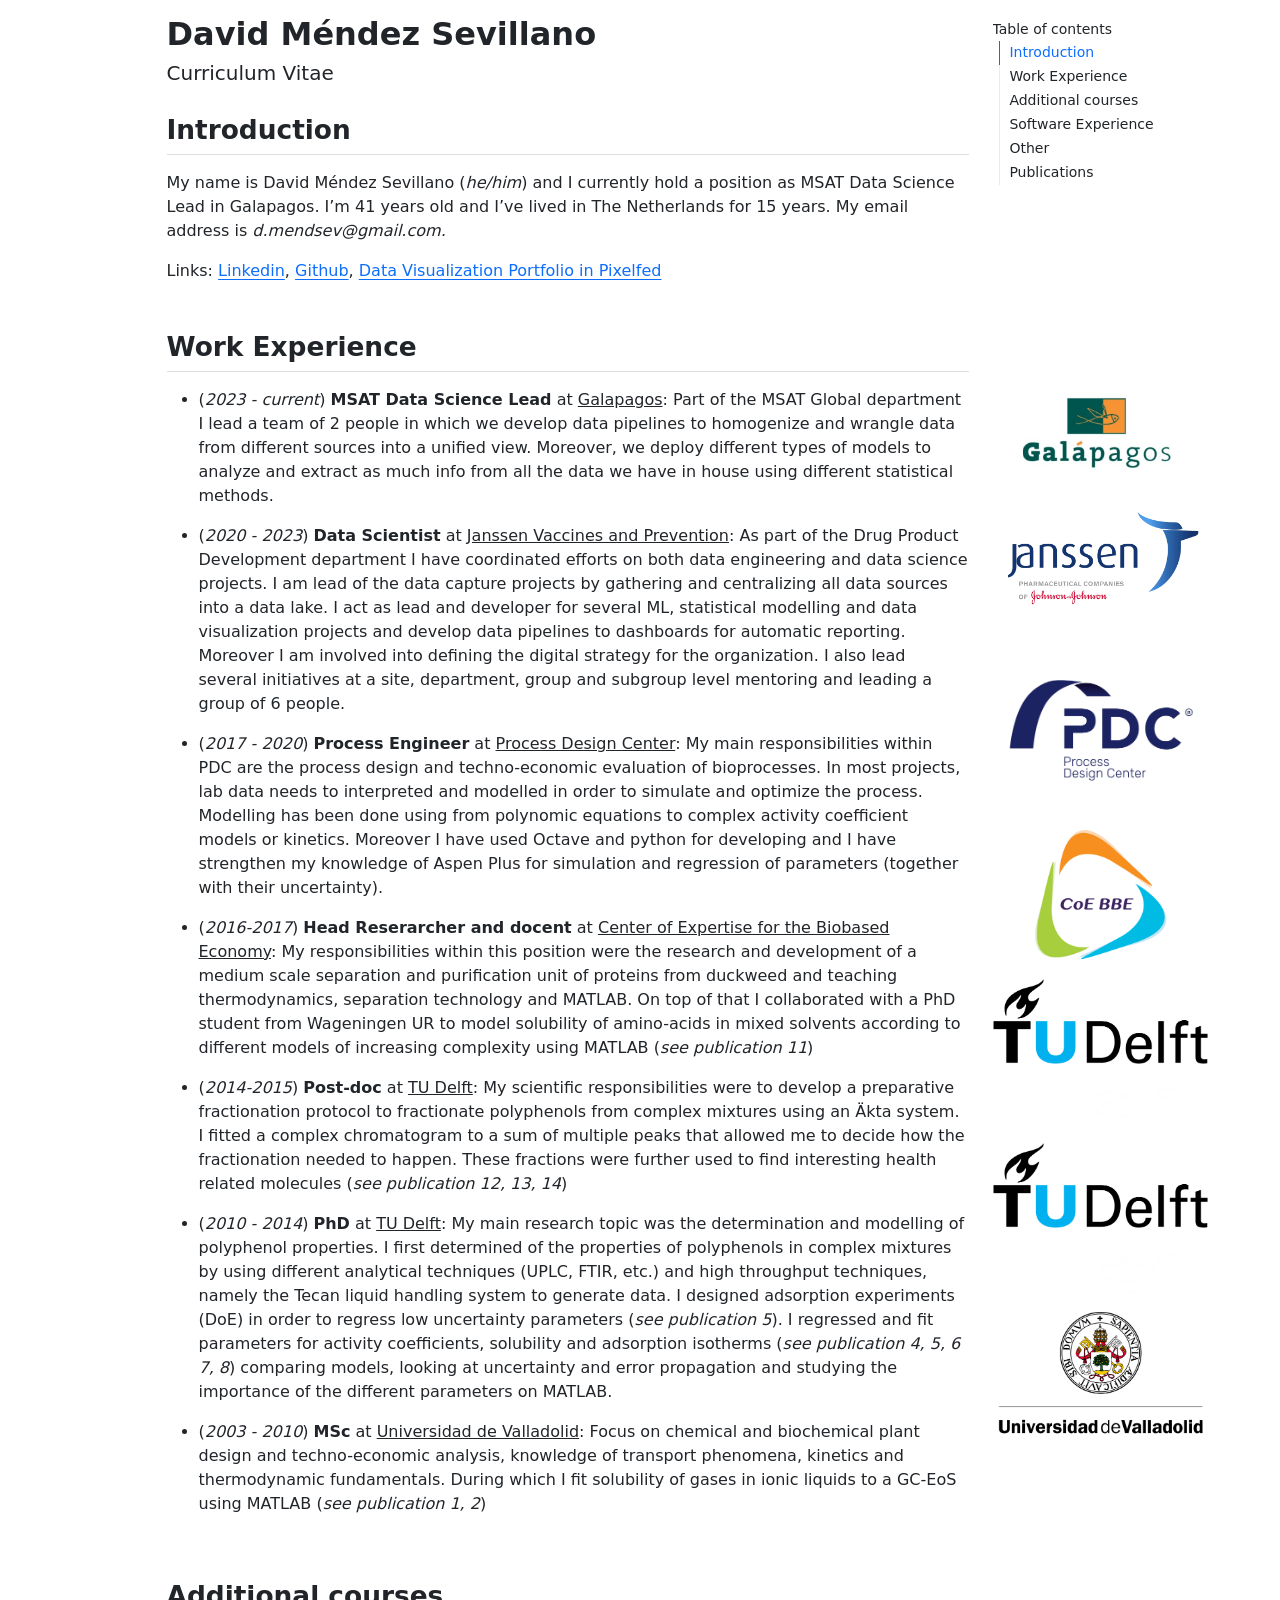
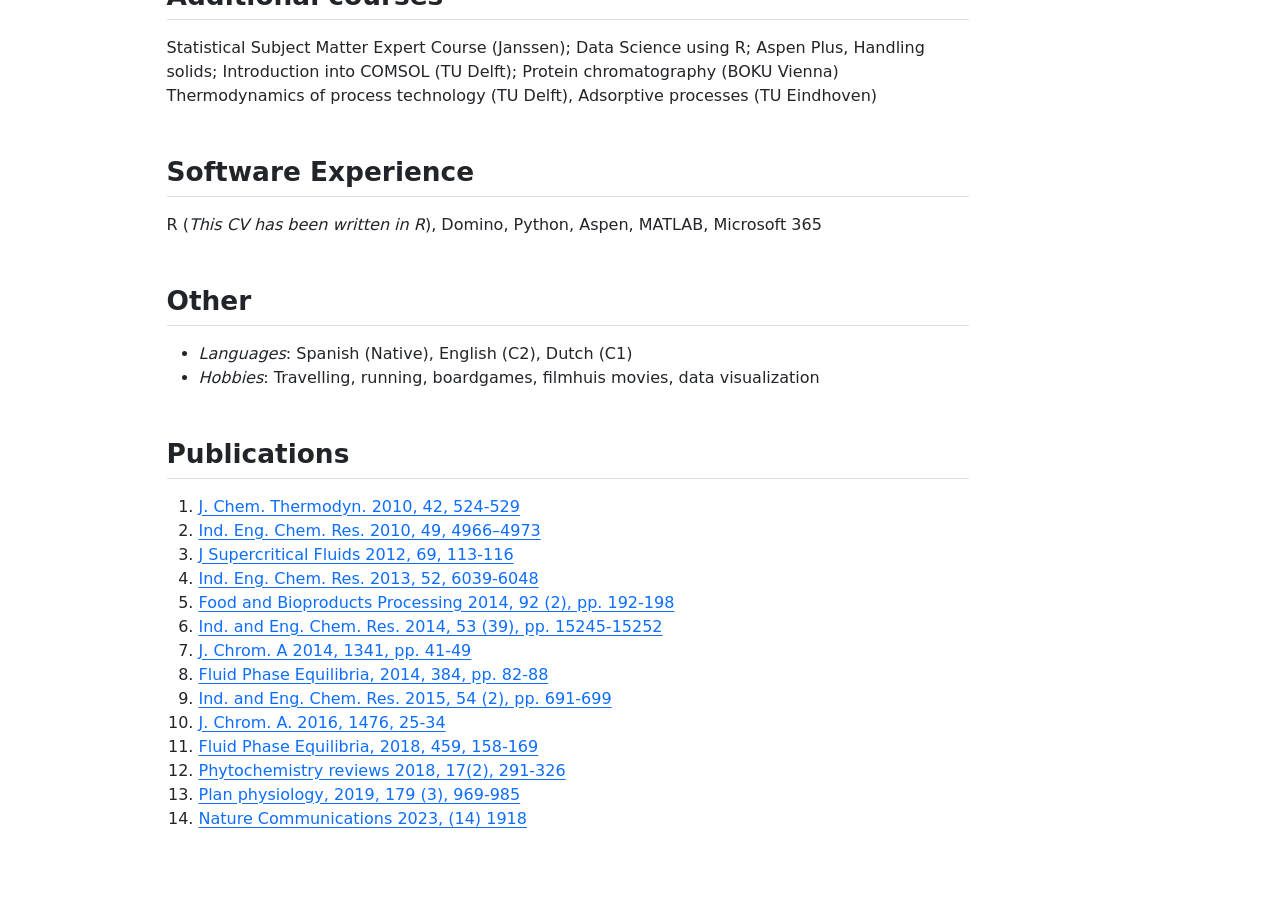
<file: index.html>
<!DOCTYPE html>
<html xmlns="http://www.w3.org/1999/xhtml" lang="en" xml:lang="en"><head>

<meta charset="utf-8">
<meta name="generator" content="quarto-1.8.25">

<meta name="viewport" content="width=device-width, initial-scale=1.0, user-scalable=yes">


<title>David Méndez Sevillano</title>
<style>
code{white-space: pre-wrap;}
span.smallcaps{font-variant: small-caps;}
div.columns{display: flex; gap: min(4vw, 1.5em);}
div.column{flex: auto; overflow-x: auto;}
div.hanging-indent{margin-left: 1.5em; text-indent: -1.5em;}
ul.task-list{list-style: none;}
ul.task-list li input[type="checkbox"] {
  width: 0.8em;
  margin: 0 0.8em 0.2em -1em; /* quarto-specific, see https://github.com/quarto-dev/quarto-cli/issues/4556 */ 
  vertical-align: middle;
}
</style>


<script src="index_files/libs/clipboard/clipboard.min.js"></script>
<script src="index_files/libs/quarto-html/quarto.js" type="module"></script>
<script src="index_files/libs/quarto-html/tabsets/tabsets.js" type="module"></script>
<script src="index_files/libs/quarto-html/axe/axe-check.js" type="module"></script>
<script src="index_files/libs/quarto-html/popper.min.js"></script>
<script src="index_files/libs/quarto-html/tippy.umd.min.js"></script>
<script src="index_files/libs/quarto-html/anchor.min.js"></script>
<link href="index_files/libs/quarto-html/tippy.css" rel="stylesheet">
<link href="index_files/libs/quarto-html/quarto-syntax-highlighting-7b89279ff1a6dce999919e0e67d4d9ec.css" rel="stylesheet" id="quarto-text-highlighting-styles">
<script src="index_files/libs/bootstrap/bootstrap.min.js"></script>
<link href="index_files/libs/bootstrap/bootstrap-icons.css" rel="stylesheet">
<link href="index_files/libs/bootstrap/bootstrap-6b56888a4b1455eaa501700997207565.min.css" rel="stylesheet" append-hash="true" id="quarto-bootstrap" data-mode="light">


</head>

<body class="quarto-light">

<div id="quarto-content" class="page-columns page-rows-contents page-layout-article">
<div id="quarto-margin-sidebar" class="sidebar margin-sidebar">
  <nav id="TOC" role="doc-toc" class="toc-active">
    <h2 id="toc-title">Table of contents</h2>
   
  <ul>
  <li><a href="#introduction" id="toc-introduction" class="nav-link active" data-scroll-target="#introduction">Introduction</a></li>
  <li><a href="#work-experience" id="toc-work-experience" class="nav-link" data-scroll-target="#work-experience">Work Experience</a></li>
  <li><a href="#additional-courses" id="toc-additional-courses" class="nav-link" data-scroll-target="#additional-courses">Additional courses</a></li>
  <li><a href="#software-experience" id="toc-software-experience" class="nav-link" data-scroll-target="#software-experience">Software Experience</a></li>
  <li><a href="#other" id="toc-other" class="nav-link" data-scroll-target="#other">Other</a></li>
  <li><a href="#publications" id="toc-publications" class="nav-link" data-scroll-target="#publications">Publications</a></li>
  </ul>
</nav>
</div>
<main class="content page-columns page-full" id="quarto-document-content">

<header id="title-block-header" class="quarto-title-block default">
<div class="quarto-title">
<h1 class="title">David Méndez Sevillano</h1>
<p class="subtitle lead">Curriculum Vitae</p>
</div>



<div class="quarto-title-meta">

    
  
    
  </div>
  


</header>


<section id="introduction" class="level2">
<h2 class="anchored" data-anchor-id="introduction">Introduction</h2>
<p>My name is David Méndez Sevillano (<em>he/him</em>) and I currently hold a position as MSAT Data Science Lead in Galapagos. I’m 41 years old and I’ve lived in The Netherlands for 15 years. My email address is <em>d.mendsev@gmail.com.</em></p>
<p>Links: <a href="https://www.linkedin.com/in/dmendezsev/" target="_blank">Linkedin</a>, <a href="https://github.com/damense" target="_blank">Github</a>, <a href="https://portfolio.pixelfed.social/dmendsev" target="_blank">Data Visualization Portfolio in Pixelfed</a></p>
</section>
<section id="work-experience" class="level2 page-columns page-full">
<h2 class="anchored" data-anchor-id="work-experience">Work Experience</h2>
<ul>
<li><p>(<em>2023 - current</em>) <strong>MSAT Data Science Lead</strong> at <u>Galapagos</u>:  Part of the MSAT Global department I lead a team of 2 people in which we develop data pipelines to homogenize and wrangle data from different sources into a unified view. Moreover, we deploy different types of models to analyze and extract as much info from all the data we have in house using different statistical methods.</p></li>
<li><p>(<em>2020 - 2023</em>) <strong>Data Scientist</strong> at <u>Janssen Vaccines and Prevention</u>:  As part of the Drug Product Development department I have coordinated efforts on both data engineering and data science projects. I am lead of the data capture projects by gathering and centralizing all data sources into a data lake. I act as lead and developer for several ML, statistical modelling and data visualization projects and develop data pipelines to dashboards for automatic reporting. Moreover I am involved into defining the digital strategy for the organization. I also lead several initiatives at a site, department, group and subgroup level mentoring and leading a group of 6 people.</p></li>
<li><p>(<em>2017 - 2020</em>) <strong>Process Engineer</strong> at <u>Process Design Center</u>:  My main responsibilities within PDC are the process design and techno-economic evaluation of bioprocesses. In most projects, lab data needs to interpreted and modelled in order to simulate and optimize the process. Modelling has been done using from polynomic equations to complex activity coefficient models or kinetics. Moreover I have used Octave and python for developing and I have strengthen my knowledge of Aspen Plus for simulation and regression of parameters (together with their uncertainty).</p></li>
<li><p>(<em>2016-2017</em>) <strong>Head Reserarcher and docent</strong> at <u>Center of Expertise for the Biobased Economy</u>:  My responsibilities within this position were the research and development of a medium scale separation and purification unit of proteins from duckweed and teaching thermodynamics, separation technology and MATLAB. On top of that I collaborated with a PhD student from Wageningen UR to model solubility of amino-acids in mixed solvents according to different models of increasing complexity using MATLAB (<em>see publication 11</em>)</p></li>
<li><p>(<em>2014-2015</em>) <strong>Post-doc</strong> at <u>TU Delft</u>:  My scientific responsibilities were to develop a preparative fractionation protocol to fractionate polyphenols from complex mixtures using an Äkta system. I fitted a complex chromatogram to a sum of multiple peaks that allowed me to decide how the fractionation needed to happen. These fractions were further used to find interesting health related molecules (<em>see publication 12, 13, 14</em>) </p></li>
<li><p>(<em>2010 - 2014</em>) <strong>PhD</strong> at <u>TU Delft</u>:  My main research topic was the determination and modelling of polyphenol properties. I first determined of the properties of polyphenols in complex mixtures by using different analytical techniques (UPLC, FTIR, etc.) and high throughput techniques, namely the Tecan liquid handling system to generate data. I designed adsorption experiments (DoE) in order to regress low uncertainty parameters (<em>see publication 5</em>). I regressed and fit parameters for activity coefficients, solubility and adsorption isotherms (<em>see publication 4, 5, 6 7, 8</em>) comparing models, looking at uncertainty and error propagation and studying the importance of the different parameters on MATLAB. </p></li>
<li><p>(<em>2003 - 2010</em>) <strong>MSc</strong> at <u>Universidad de Valladolid</u>:  Focus on chemical and biochemical plant design and techno-economic analysis, knowledge of transport phenomena, kinetics and thermodynamic fundamentals. During which I fit solubility of gases in ionic liquids to a GC-EoS using MATLAB (<em>see publication 1, 2</em>)</p></li>
</ul>
<div class="no-row-height column-margin column-container"><img src="Galapagos-logo.jpg" class="img-fluid" alt="GLPG"><img src="logo-janssen.gif" class="img-fluid" alt="Janssen"><img src="pdc-logo.png" class="img-fluid" alt="PDC"><img src="coebbe-logo.jpg" class="img-fluid" alt="CoE BBE"><img src="delft.png" class="img-fluid" alt="TUDelft"><img src="white.png" class="img-fluid"><img src="delft.png" class="img-fluid" alt="TUDelft"><img src="white.png" class="img-fluid"><img src="uva.jpeg" class="img-fluid" alt="UVa"></div></section>
<section id="additional-courses" class="level2">
<h2 class="anchored" data-anchor-id="additional-courses">Additional courses</h2>
<p>Statistical Subject Matter Expert Course (Janssen); Data Science using R; Aspen Plus, Handling solids; Introduction into COMSOL (TU Delft); Protein chromatography (BOKU Vienna) Thermodynamics of process technology (TU Delft), Adsorptive processes (TU Eindhoven)</p>
</section>
<section id="software-experience" class="level2">
<h2 class="anchored" data-anchor-id="software-experience">Software Experience</h2>
<p>R (<em>This CV has been written in R</em>), Domino, Python, Aspen, MATLAB, Microsoft 365</p>
</section>
<section id="other" class="level2">
<h2 class="anchored" data-anchor-id="other">Other</h2>
<ul>
<li><em>Languages</em>: Spanish (Native), English (C2), Dutch (C1)</li>
<li><em>Hobbies</em>: Travelling, running, boardgames, filmhuis movies, data visualization</li>
</ul>
</section>
<section id="publications" class="level2">
<h2 class="anchored" data-anchor-id="publications">Publications</h2>
<ol type="1">
<li><a href="https://www.sciencedirect.com/science/article/abs/pii/S0021961409002742">J. Chem. Thermodyn. 2010, 42, 524-529</a></li>
<li><a href="https://pubs.acs.org/doi/abs/10.1021/ie901989f">Ind. Eng. Chem. Res. 2010, 49, 4966–4973</a></li>
<li><a href="https://www.sciencedirect.com/science/article/abs/pii/S0896844612002008">J Supercritical Fluids 2012, 69, 113-116</a></li>
<li><a href="https://pubs.acs.org/doi/abs/10.1021/ie400113t">Ind. Eng. Chem. Res. 2013, 52, 6039-6048</a></li>
<li><a href="https://www.sciencedirect.com/science/article/abs/pii/S0960308514000182">Food and Bioproducts Processing 2014, 92 (2), pp.&nbsp;192-198</a></li>
<li><a href="https://pubs.acs.org/doi/abs/10.1021/ie5026419">Ind. and Eng. Chem. Res. 2014, 53 (39), pp.&nbsp;15245-15252</a></li>
<li><a href="https://www.sciencedirect.com/science/article/abs/pii/S0021967314004269">J. Chrom. A 2014, 1341, pp.&nbsp;41-49</a></li>
<li><a href="https://www.sciencedirect.com/science/article/abs/pii/S0378381214005664">Fluid Phase Equilibria, 2014, 384, pp.&nbsp;82-88</a></li>
<li><a href="https://pubs.acs.org/doi/abs/10.1021/ie5038962">Ind. and Eng. Chem. Res. 2015, 54 (2), pp.&nbsp;691-699</a></li>
<li><a href="https://www.sciencedirect.com/science/article/abs/pii/S0021967316314182">J. Chrom. A. 2016, 1476, 25-34</a></li>
<li><a href="https://www.sciencedirect.com/science/article/abs/pii/S0378381217304740">Fluid Phase Equilibria, 2018, 459, 158-169</a></li>
<li><a href="https://link.springer.com/article/10.1007/s11101-017-9532-2">Phytochemistry reviews 2018, 17(2), 291-326</a></li>
<li><a href="https://academic.oup.com/plphys/article/179/3/969/6116733">Plan physiology, 2019, 179 (3), 969-985</a></li>
<li><a href="https://www.nature.com/articles/s41467-023-37561-2">Nature Communications 2023, (14) 1918</a></li>
</ol>
</section>

</main>
<!-- /main column -->
<script id="quarto-html-after-body" type="application/javascript">
  window.document.addEventListener("DOMContentLoaded", function (event) {
    const icon = "";
    const anchorJS = new window.AnchorJS();
    anchorJS.options = {
      placement: 'right',
      icon: icon
    };
    anchorJS.add('.anchored');
    const isCodeAnnotation = (el) => {
      for (const clz of el.classList) {
        if (clz.startsWith('code-annotation-')) {                     
          return true;
        }
      }
      return false;
    }
    const onCopySuccess = function(e) {
      // button target
      const button = e.trigger;
      // don't keep focus
      button.blur();
      // flash "checked"
      button.classList.add('code-copy-button-checked');
      var currentTitle = button.getAttribute("title");
      button.setAttribute("title", "Copied!");
      let tooltip;
      if (window.bootstrap) {
        button.setAttribute("data-bs-toggle", "tooltip");
        button.setAttribute("data-bs-placement", "left");
        button.setAttribute("data-bs-title", "Copied!");
        tooltip = new bootstrap.Tooltip(button, 
          { trigger: "manual", 
            customClass: "code-copy-button-tooltip",
            offset: [0, -8]});
        tooltip.show();    
      }
      setTimeout(function() {
        if (tooltip) {
          tooltip.hide();
          button.removeAttribute("data-bs-title");
          button.removeAttribute("data-bs-toggle");
          button.removeAttribute("data-bs-placement");
        }
        button.setAttribute("title", currentTitle);
        button.classList.remove('code-copy-button-checked');
      }, 1000);
      // clear code selection
      e.clearSelection();
    }
    const getTextToCopy = function(trigger) {
      const outerScaffold = trigger.parentElement.cloneNode(true);
      const codeEl = outerScaffold.querySelector('code');
      for (const childEl of codeEl.children) {
        if (isCodeAnnotation(childEl)) {
          childEl.remove();
        }
      }
      return codeEl.innerText;
    }
    const clipboard = new window.ClipboardJS('.code-copy-button:not([data-in-quarto-modal])', {
      text: getTextToCopy
    });
    clipboard.on('success', onCopySuccess);
    if (window.document.getElementById('quarto-embedded-source-code-modal')) {
      const clipboardModal = new window.ClipboardJS('.code-copy-button[data-in-quarto-modal]', {
        text: getTextToCopy,
        container: window.document.getElementById('quarto-embedded-source-code-modal')
      });
      clipboardModal.on('success', onCopySuccess);
    }
      var localhostRegex = new RegExp(/^(?:http|https):\/\/localhost\:?[0-9]*\//);
      var mailtoRegex = new RegExp(/^mailto:/);
        var filterRegex = new RegExp('/' + window.location.host + '/');
      var isInternal = (href) => {
          return filterRegex.test(href) || localhostRegex.test(href) || mailtoRegex.test(href);
      }
      // Inspect non-navigation links and adorn them if external
     var links = window.document.querySelectorAll('a[href]:not(.nav-link):not(.navbar-brand):not(.toc-action):not(.sidebar-link):not(.sidebar-item-toggle):not(.pagination-link):not(.no-external):not([aria-hidden]):not(.dropdown-item):not(.quarto-navigation-tool):not(.about-link)');
      for (var i=0; i<links.length; i++) {
        const link = links[i];
        if (!isInternal(link.href)) {
          // undo the damage that might have been done by quarto-nav.js in the case of
          // links that we want to consider external
          if (link.dataset.originalHref !== undefined) {
            link.href = link.dataset.originalHref;
          }
        }
      }
    function tippyHover(el, contentFn, onTriggerFn, onUntriggerFn) {
      const config = {
        allowHTML: true,
        maxWidth: 500,
        delay: 100,
        arrow: false,
        appendTo: function(el) {
            return el.parentElement;
        },
        interactive: true,
        interactiveBorder: 10,
        theme: 'quarto',
        placement: 'bottom-start',
      };
      if (contentFn) {
        config.content = contentFn;
      }
      if (onTriggerFn) {
        config.onTrigger = onTriggerFn;
      }
      if (onUntriggerFn) {
        config.onUntrigger = onUntriggerFn;
      }
      window.tippy(el, config); 
    }
    const noterefs = window.document.querySelectorAll('a[role="doc-noteref"]');
    for (var i=0; i<noterefs.length; i++) {
      const ref = noterefs[i];
      tippyHover(ref, function() {
        // use id or data attribute instead here
        let href = ref.getAttribute('data-footnote-href') || ref.getAttribute('href');
        try { href = new URL(href).hash; } catch {}
        const id = href.replace(/^#\/?/, "");
        const note = window.document.getElementById(id);
        if (note) {
          return note.innerHTML;
        } else {
          return "";
        }
      });
    }
    const xrefs = window.document.querySelectorAll('a.quarto-xref');
    const processXRef = (id, note) => {
      // Strip column container classes
      const stripColumnClz = (el) => {
        el.classList.remove("page-full", "page-columns");
        if (el.children) {
          for (const child of el.children) {
            stripColumnClz(child);
          }
        }
      }
      stripColumnClz(note)
      if (id === null || id.startsWith('sec-')) {
        // Special case sections, only their first couple elements
        const container = document.createElement("div");
        if (note.children && note.children.length > 2) {
          container.appendChild(note.children[0].cloneNode(true));
          for (let i = 1; i < note.children.length; i++) {
            const child = note.children[i];
            if (child.tagName === "P" && child.innerText === "") {
              continue;
            } else {
              container.appendChild(child.cloneNode(true));
              break;
            }
          }
          if (window.Quarto?.typesetMath) {
            window.Quarto.typesetMath(container);
          }
          return container.innerHTML
        } else {
          if (window.Quarto?.typesetMath) {
            window.Quarto.typesetMath(note);
          }
          return note.innerHTML;
        }
      } else {
        // Remove any anchor links if they are present
        const anchorLink = note.querySelector('a.anchorjs-link');
        if (anchorLink) {
          anchorLink.remove();
        }
        if (window.Quarto?.typesetMath) {
          window.Quarto.typesetMath(note);
        }
        if (note.classList.contains("callout")) {
          return note.outerHTML;
        } else {
          return note.innerHTML;
        }
      }
    }
    for (var i=0; i<xrefs.length; i++) {
      const xref = xrefs[i];
      tippyHover(xref, undefined, function(instance) {
        instance.disable();
        let url = xref.getAttribute('href');
        let hash = undefined; 
        if (url.startsWith('#')) {
          hash = url;
        } else {
          try { hash = new URL(url).hash; } catch {}
        }
        if (hash) {
          const id = hash.replace(/^#\/?/, "");
          const note = window.document.getElementById(id);
          if (note !== null) {
            try {
              const html = processXRef(id, note.cloneNode(true));
              instance.setContent(html);
            } finally {
              instance.enable();
              instance.show();
            }
          } else {
            // See if we can fetch this
            fetch(url.split('#')[0])
            .then(res => res.text())
            .then(html => {
              const parser = new DOMParser();
              const htmlDoc = parser.parseFromString(html, "text/html");
              const note = htmlDoc.getElementById(id);
              if (note !== null) {
                const html = processXRef(id, note);
                instance.setContent(html);
              } 
            }).finally(() => {
              instance.enable();
              instance.show();
            });
          }
        } else {
          // See if we can fetch a full url (with no hash to target)
          // This is a special case and we should probably do some content thinning / targeting
          fetch(url)
          .then(res => res.text())
          .then(html => {
            const parser = new DOMParser();
            const htmlDoc = parser.parseFromString(html, "text/html");
            const note = htmlDoc.querySelector('main.content');
            if (note !== null) {
              // This should only happen for chapter cross references
              // (since there is no id in the URL)
              // remove the first header
              if (note.children.length > 0 && note.children[0].tagName === "HEADER") {
                note.children[0].remove();
              }
              const html = processXRef(null, note);
              instance.setContent(html);
            } 
          }).finally(() => {
            instance.enable();
            instance.show();
          });
        }
      }, function(instance) {
      });
    }
        let selectedAnnoteEl;
        const selectorForAnnotation = ( cell, annotation) => {
          let cellAttr = 'data-code-cell="' + cell + '"';
          let lineAttr = 'data-code-annotation="' +  annotation + '"';
          const selector = 'span[' + cellAttr + '][' + lineAttr + ']';
          return selector;
        }
        const selectCodeLines = (annoteEl) => {
          const doc = window.document;
          const targetCell = annoteEl.getAttribute("data-target-cell");
          const targetAnnotation = annoteEl.getAttribute("data-target-annotation");
          const annoteSpan = window.document.querySelector(selectorForAnnotation(targetCell, targetAnnotation));
          const lines = annoteSpan.getAttribute("data-code-lines").split(",");
          const lineIds = lines.map((line) => {
            return targetCell + "-" + line;
          })
          let top = null;
          let height = null;
          let parent = null;
          if (lineIds.length > 0) {
              //compute the position of the single el (top and bottom and make a div)
              const el = window.document.getElementById(lineIds[0]);
              top = el.offsetTop;
              height = el.offsetHeight;
              parent = el.parentElement.parentElement;
            if (lineIds.length > 1) {
              const lastEl = window.document.getElementById(lineIds[lineIds.length - 1]);
              const bottom = lastEl.offsetTop + lastEl.offsetHeight;
              height = bottom - top;
            }
            if (top !== null && height !== null && parent !== null) {
              // cook up a div (if necessary) and position it 
              let div = window.document.getElementById("code-annotation-line-highlight");
              if (div === null) {
                div = window.document.createElement("div");
                div.setAttribute("id", "code-annotation-line-highlight");
                div.style.position = 'absolute';
                parent.appendChild(div);
              }
              div.style.top = top - 2 + "px";
              div.style.height = height + 4 + "px";
              div.style.left = 0;
              let gutterDiv = window.document.getElementById("code-annotation-line-highlight-gutter");
              if (gutterDiv === null) {
                gutterDiv = window.document.createElement("div");
                gutterDiv.setAttribute("id", "code-annotation-line-highlight-gutter");
                gutterDiv.style.position = 'absolute';
                const codeCell = window.document.getElementById(targetCell);
                const gutter = codeCell.querySelector('.code-annotation-gutter');
                gutter.appendChild(gutterDiv);
              }
              gutterDiv.style.top = top - 2 + "px";
              gutterDiv.style.height = height + 4 + "px";
            }
            selectedAnnoteEl = annoteEl;
          }
        };
        const unselectCodeLines = () => {
          const elementsIds = ["code-annotation-line-highlight", "code-annotation-line-highlight-gutter"];
          elementsIds.forEach((elId) => {
            const div = window.document.getElementById(elId);
            if (div) {
              div.remove();
            }
          });
          selectedAnnoteEl = undefined;
        };
          // Handle positioning of the toggle
      window.addEventListener(
        "resize",
        throttle(() => {
          elRect = undefined;
          if (selectedAnnoteEl) {
            selectCodeLines(selectedAnnoteEl);
          }
        }, 10)
      );
      function throttle(fn, ms) {
      let throttle = false;
      let timer;
        return (...args) => {
          if(!throttle) { // first call gets through
              fn.apply(this, args);
              throttle = true;
          } else { // all the others get throttled
              if(timer) clearTimeout(timer); // cancel #2
              timer = setTimeout(() => {
                fn.apply(this, args);
                timer = throttle = false;
              }, ms);
          }
        };
      }
        // Attach click handler to the DT
        const annoteDls = window.document.querySelectorAll('dt[data-target-cell]');
        for (const annoteDlNode of annoteDls) {
          annoteDlNode.addEventListener('click', (event) => {
            const clickedEl = event.target;
            if (clickedEl !== selectedAnnoteEl) {
              unselectCodeLines();
              const activeEl = window.document.querySelector('dt[data-target-cell].code-annotation-active');
              if (activeEl) {
                activeEl.classList.remove('code-annotation-active');
              }
              selectCodeLines(clickedEl);
              clickedEl.classList.add('code-annotation-active');
            } else {
              // Unselect the line
              unselectCodeLines();
              clickedEl.classList.remove('code-annotation-active');
            }
          });
        }
    const findCites = (el) => {
      const parentEl = el.parentElement;
      if (parentEl) {
        const cites = parentEl.dataset.cites;
        if (cites) {
          return {
            el,
            cites: cites.split(' ')
          };
        } else {
          return findCites(el.parentElement)
        }
      } else {
        return undefined;
      }
    };
    var bibliorefs = window.document.querySelectorAll('a[role="doc-biblioref"]');
    for (var i=0; i<bibliorefs.length; i++) {
      const ref = bibliorefs[i];
      const citeInfo = findCites(ref);
      if (citeInfo) {
        tippyHover(citeInfo.el, function() {
          var popup = window.document.createElement('div');
          citeInfo.cites.forEach(function(cite) {
            var citeDiv = window.document.createElement('div');
            citeDiv.classList.add('hanging-indent');
            citeDiv.classList.add('csl-entry');
            var biblioDiv = window.document.getElementById('ref-' + cite);
            if (biblioDiv) {
              citeDiv.innerHTML = biblioDiv.innerHTML;
            }
            popup.appendChild(citeDiv);
          });
          return popup.innerHTML;
        });
      }
    }
  });
  </script>
</div> <!-- /content -->




</body></html>
</file>
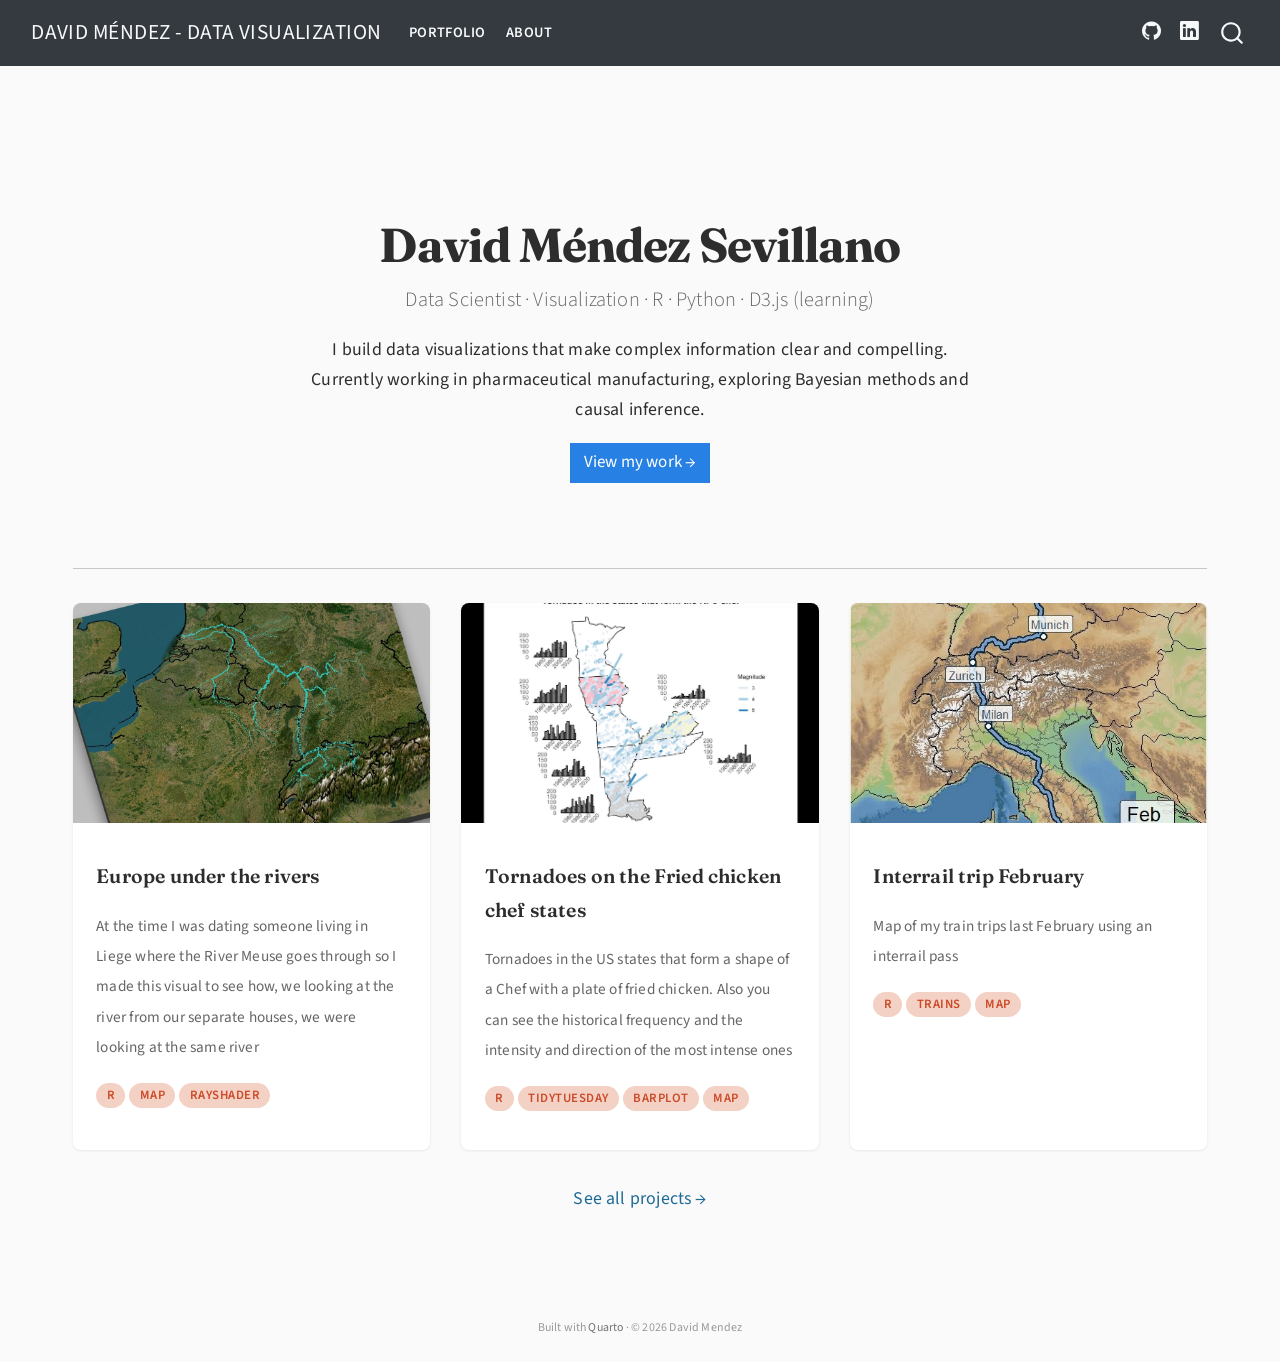
<file: docs/index.html>
<!DOCTYPE html>
<html xmlns="http://www.w3.org/1999/xhtml" lang="en" xml:lang="en"><head>

<meta charset="utf-8">
<meta name="generator" content="quarto-1.8.25">

<meta name="viewport" content="width=device-width, initial-scale=1.0, user-scalable=yes">


<title>David Méndez - Data Visualization</title>
<style>
code{white-space: pre-wrap;}
span.smallcaps{font-variant: small-caps;}
div.columns{display: flex; gap: min(4vw, 1.5em);}
div.column{flex: auto; overflow-x: auto;}
div.hanging-indent{margin-left: 1.5em; text-indent: -1.5em;}
ul.task-list{list-style: none;}
ul.task-list li input[type="checkbox"] {
  width: 0.8em;
  margin: 0 0.8em 0.2em -1em; /* quarto-specific, see https://github.com/quarto-dev/quarto-cli/issues/4556 */ 
  vertical-align: middle;
}
</style>


<script src="site_libs/quarto-nav/quarto-nav.js"></script>
<script src="site_libs/quarto-nav/headroom.min.js"></script>
<script src="site_libs/clipboard/clipboard.min.js"></script>
<script src="site_libs/quarto-search/autocomplete.umd.js"></script>
<script src="site_libs/quarto-search/fuse.min.js"></script>
<script src="site_libs/quarto-search/quarto-search.js"></script>
<meta name="quarto:offset" content="./">
<script src="site_libs/quarto-html/quarto.js" type="module"></script>
<script src="site_libs/quarto-html/tabsets/tabsets.js" type="module"></script>
<script src="site_libs/quarto-html/axe/axe-check.js" type="module"></script>
<script src="site_libs/quarto-html/popper.min.js"></script>
<script src="site_libs/quarto-html/tippy.umd.min.js"></script>
<script src="site_libs/quarto-html/anchor.min.js"></script>
<link href="site_libs/quarto-html/tippy.css" rel="stylesheet">
<link href="site_libs/quarto-html/quarto-syntax-highlighting-4dd0a3cd2d1f0c1ca65dcbe395e0d0e9.css" rel="stylesheet" id="quarto-text-highlighting-styles">
<script src="site_libs/bootstrap/bootstrap.min.js"></script>
<link href="site_libs/bootstrap/bootstrap-icons.css" rel="stylesheet">
<link href="site_libs/bootstrap/bootstrap-ac0d7b5ecc7dd9f76389d4ff82548eff.min.css" rel="stylesheet" append-hash="true" id="quarto-bootstrap" data-mode="light">
<script id="quarto-search-options" type="application/json">{
  "location": "navbar",
  "copy-button": false,
  "collapse-after": 3,
  "panel-placement": "end",
  "type": "overlay",
  "limit": 50,
  "keyboard-shortcut": [
    "f",
    "/",
    "s"
  ],
  "show-item-context": false,
  "language": {
    "search-no-results-text": "No results",
    "search-matching-documents-text": "matching documents",
    "search-copy-link-title": "Copy link to search",
    "search-hide-matches-text": "Hide additional matches",
    "search-more-match-text": "more match in this document",
    "search-more-matches-text": "more matches in this document",
    "search-clear-button-title": "Clear",
    "search-text-placeholder": "",
    "search-detached-cancel-button-title": "Cancel",
    "search-submit-button-title": "Submit",
    "search-label": "Search"
  }
}</script>
<style>html{ scroll-behavior: smooth; }</style>


<link rel="stylesheet" href="styles/extra.css">
<meta property="og:title" content="David Méndez - Data Visualization">
<meta property="og:description" content="Data visualization portfolio showcasing work in R, D3.js, and interactive analytics">
<meta property="og:image" content="https://damense.github.io/images/river-maas.jpg">
<meta property="og:site_name" content="David Méndez - Data Visualization">
<meta name="twitter:title" content="David Méndez - Data Visualization">
<meta name="twitter:description" content="Data visualization portfolio showcasing work in R, D3.js, and interactive analytics">
<meta name="twitter:image" content="https://damense.github.io/images/river-maas.jpg">
<meta name="twitter:card" content="summary_large_image">
</head>

<body class="nav-fixed quarto-light">

<div id="quarto-search-results"></div>
  <header id="quarto-header" class="headroom fixed-top">
    <nav class="navbar navbar-expand-lg " data-bs-theme="dark">
      <div class="navbar-container container-fluid">
      <div class="navbar-brand-container mx-auto">
    <a href="./index.html" class="navbar-brand navbar-brand-logo">
    </a>
    <a class="navbar-brand" href="./index.html">
    <span class="navbar-title">David Méndez - Data Visualization</span>
    </a>
  </div>
            <div id="quarto-search" class="" title="Search"></div>
          <button class="navbar-toggler" type="button" data-bs-toggle="collapse" data-bs-target="#navbarCollapse" aria-controls="navbarCollapse" role="menu" aria-expanded="false" aria-label="Toggle navigation" onclick="if (window.quartoToggleHeadroom) { window.quartoToggleHeadroom(); }">
  <span class="navbar-toggler-icon"></span>
</button>
          <div class="collapse navbar-collapse" id="navbarCollapse">
            <ul class="navbar-nav navbar-nav-scroll me-auto">
  <li class="nav-item">
    <a class="nav-link" href="./portfolio.html"> 
<span class="menu-text">Portfolio</span></a>
  </li>  
  <li class="nav-item">
    <a class="nav-link" href="./about.html"> 
<span class="menu-text">About</span></a>
  </li>  
</ul>
            <ul class="navbar-nav navbar-nav-scroll ms-auto">
  <li class="nav-item compact">
    <a class="nav-link" href="https://github.com/damense"> <i class="bi bi-github" role="img" aria-label="GitHub">
</i> 
<span class="menu-text"></span></a>
  </li>  
  <li class="nav-item compact">
    <a class="nav-link" href="https://www.linkedin.com/in/dmendezsev/"> <i class="bi bi-linkedin" role="img" aria-label="LinkedIn">
</i> 
<span class="menu-text"></span></a>
  </li>  
</ul>
          </div> <!-- /navcollapse -->
            <div class="quarto-navbar-tools">
</div>
      </div> <!-- /container-fluid -->
    </nav>
</header>
<!-- content -->
<div id="quarto-content" class="quarto-container page-columns page-rows-contents page-layout-full page-navbar">
<!-- sidebar -->
<!-- margin-sidebar -->
    
<!-- main -->
<main class="content column-page" id="quarto-document-content"><header id="title-block-header" class="quarto-title-block"></header>




<section id="david-méndez-sevillano" class="level1 hero">
<h1>David Méndez Sevillano</h1>
<div class="subtitle">
<p>Data Scientist · Visualization · R · Python · D3.js (learning)</p>
</div>
<p>I build data visualizations that make complex information clear and compelling. Currently working in pharmaceutical manufacturing, exploring Bayesian methods and causal inference.</p>
<p><a href="./portfolio.html" class="btn btn-primary">View my work →</a></p>
</section>
<hr>
<div class="project-grid">
<div class="project-card">
<p><a href="./projects/river-maas.html"><img src="images/river-maas.jpg" class="img-fluid"></a></p>
<div class="card-body">
<p><span class="card-title">Europe under the rivers</span></p>
<p><span class="card-description">At the time I was dating someone living in Liege where the River Meuse goes through so I made this visual to see how, we looking at the river from our separate houses, we were looking at the same river</span></p>
<div class="card-tags">
<p><span class="tag">R</span> <span class="tag">map</span> <span class="tag">rayshader</span></p>
</div>
</div>
</div>
<div class="project-card">
<p><a href="./projects/tornados-kfc.html"><img src="images/tornados-kfc.jpg" class="img-fluid"></a></p>
<div class="card-body">
<p><span class="card-title">Tornadoes on the Fried chicken chef states</span></p>
<p><span class="card-description">Tornadoes in the US states that form a shape of a Chef with a plate of fried chicken. Also you can see the historical frequency and the intensity and direction of the most intense ones</span></p>
<div class="card-tags">
<p><span class="tag">R</span> <span class="tag">Tidytuesday</span> <span class="tag">Barplot</span> <span class="tag">map</span></p>
</div>
</div>
</div>
<div class="project-card">
<p><a href="./projects/trains-feb.html"><img src="images/trains-feb.jpg" class="img-fluid"></a></p>
<div class="card-body">
<p><span class="card-title">Interrail trip February</span></p>
<p><span class="card-description">Map of my train trips last February using an interrail pass</span></p>
<div class="card-tags">
<p><span class="tag">R</span> <span class="tag">trains</span> <span class="tag">map</span></p>
</div>
</div>
</div>
</div>
<div style="text-align: center; margin-top: 2rem;">
<p><a href="./portfolio.html">See all projects →</a></p>
</div>



</main> <!-- /main -->
<script id="quarto-html-after-body" type="application/javascript">
  window.document.addEventListener("DOMContentLoaded", function (event) {
    const icon = "";
    const anchorJS = new window.AnchorJS();
    anchorJS.options = {
      placement: 'right',
      icon: icon
    };
    anchorJS.add('.anchored');
    const isCodeAnnotation = (el) => {
      for (const clz of el.classList) {
        if (clz.startsWith('code-annotation-')) {                     
          return true;
        }
      }
      return false;
    }
    const onCopySuccess = function(e) {
      // button target
      const button = e.trigger;
      // don't keep focus
      button.blur();
      // flash "checked"
      button.classList.add('code-copy-button-checked');
      var currentTitle = button.getAttribute("title");
      button.setAttribute("title", "Copied!");
      let tooltip;
      if (window.bootstrap) {
        button.setAttribute("data-bs-toggle", "tooltip");
        button.setAttribute("data-bs-placement", "left");
        button.setAttribute("data-bs-title", "Copied!");
        tooltip = new bootstrap.Tooltip(button, 
          { trigger: "manual", 
            customClass: "code-copy-button-tooltip",
            offset: [0, -8]});
        tooltip.show();    
      }
      setTimeout(function() {
        if (tooltip) {
          tooltip.hide();
          button.removeAttribute("data-bs-title");
          button.removeAttribute("data-bs-toggle");
          button.removeAttribute("data-bs-placement");
        }
        button.setAttribute("title", currentTitle);
        button.classList.remove('code-copy-button-checked');
      }, 1000);
      // clear code selection
      e.clearSelection();
    }
    const getTextToCopy = function(trigger) {
      const outerScaffold = trigger.parentElement.cloneNode(true);
      const codeEl = outerScaffold.querySelector('code');
      for (const childEl of codeEl.children) {
        if (isCodeAnnotation(childEl)) {
          childEl.remove();
        }
      }
      return codeEl.innerText;
    }
    const clipboard = new window.ClipboardJS('.code-copy-button:not([data-in-quarto-modal])', {
      text: getTextToCopy
    });
    clipboard.on('success', onCopySuccess);
    if (window.document.getElementById('quarto-embedded-source-code-modal')) {
      const clipboardModal = new window.ClipboardJS('.code-copy-button[data-in-quarto-modal]', {
        text: getTextToCopy,
        container: window.document.getElementById('quarto-embedded-source-code-modal')
      });
      clipboardModal.on('success', onCopySuccess);
    }
      var localhostRegex = new RegExp(/^(?:http|https):\/\/localhost\:?[0-9]*\//);
      var mailtoRegex = new RegExp(/^mailto:/);
        var filterRegex = new RegExp("https:\/\/damense\.github\.io");
      var isInternal = (href) => {
          return filterRegex.test(href) || localhostRegex.test(href) || mailtoRegex.test(href);
      }
      // Inspect non-navigation links and adorn them if external
     var links = window.document.querySelectorAll('a[href]:not(.nav-link):not(.navbar-brand):not(.toc-action):not(.sidebar-link):not(.sidebar-item-toggle):not(.pagination-link):not(.no-external):not([aria-hidden]):not(.dropdown-item):not(.quarto-navigation-tool):not(.about-link)');
      for (var i=0; i<links.length; i++) {
        const link = links[i];
        if (!isInternal(link.href)) {
          // undo the damage that might have been done by quarto-nav.js in the case of
          // links that we want to consider external
          if (link.dataset.originalHref !== undefined) {
            link.href = link.dataset.originalHref;
          }
            // target, if specified
            link.setAttribute("target", "_blank");
            if (link.getAttribute("rel") === null) {
              link.setAttribute("rel", "noopener");
            }
        }
      }
    function tippyHover(el, contentFn, onTriggerFn, onUntriggerFn) {
      const config = {
        allowHTML: true,
        maxWidth: 500,
        delay: 100,
        arrow: false,
        appendTo: function(el) {
            return el.parentElement;
        },
        interactive: true,
        interactiveBorder: 10,
        theme: 'quarto',
        placement: 'bottom-start',
      };
      if (contentFn) {
        config.content = contentFn;
      }
      if (onTriggerFn) {
        config.onTrigger = onTriggerFn;
      }
      if (onUntriggerFn) {
        config.onUntrigger = onUntriggerFn;
      }
      window.tippy(el, config); 
    }
    const noterefs = window.document.querySelectorAll('a[role="doc-noteref"]');
    for (var i=0; i<noterefs.length; i++) {
      const ref = noterefs[i];
      tippyHover(ref, function() {
        // use id or data attribute instead here
        let href = ref.getAttribute('data-footnote-href') || ref.getAttribute('href');
        try { href = new URL(href).hash; } catch {}
        const id = href.replace(/^#\/?/, "");
        const note = window.document.getElementById(id);
        if (note) {
          return note.innerHTML;
        } else {
          return "";
        }
      });
    }
    const xrefs = window.document.querySelectorAll('a.quarto-xref');
    const processXRef = (id, note) => {
      // Strip column container classes
      const stripColumnClz = (el) => {
        el.classList.remove("page-full", "page-columns");
        if (el.children) {
          for (const child of el.children) {
            stripColumnClz(child);
          }
        }
      }
      stripColumnClz(note)
      if (id === null || id.startsWith('sec-')) {
        // Special case sections, only their first couple elements
        const container = document.createElement("div");
        if (note.children && note.children.length > 2) {
          container.appendChild(note.children[0].cloneNode(true));
          for (let i = 1; i < note.children.length; i++) {
            const child = note.children[i];
            if (child.tagName === "P" && child.innerText === "") {
              continue;
            } else {
              container.appendChild(child.cloneNode(true));
              break;
            }
          }
          if (window.Quarto?.typesetMath) {
            window.Quarto.typesetMath(container);
          }
          return container.innerHTML
        } else {
          if (window.Quarto?.typesetMath) {
            window.Quarto.typesetMath(note);
          }
          return note.innerHTML;
        }
      } else {
        // Remove any anchor links if they are present
        const anchorLink = note.querySelector('a.anchorjs-link');
        if (anchorLink) {
          anchorLink.remove();
        }
        if (window.Quarto?.typesetMath) {
          window.Quarto.typesetMath(note);
        }
        if (note.classList.contains("callout")) {
          return note.outerHTML;
        } else {
          return note.innerHTML;
        }
      }
    }
    for (var i=0; i<xrefs.length; i++) {
      const xref = xrefs[i];
      tippyHover(xref, undefined, function(instance) {
        instance.disable();
        let url = xref.getAttribute('href');
        let hash = undefined; 
        if (url.startsWith('#')) {
          hash = url;
        } else {
          try { hash = new URL(url).hash; } catch {}
        }
        if (hash) {
          const id = hash.replace(/^#\/?/, "");
          const note = window.document.getElementById(id);
          if (note !== null) {
            try {
              const html = processXRef(id, note.cloneNode(true));
              instance.setContent(html);
            } finally {
              instance.enable();
              instance.show();
            }
          } else {
            // See if we can fetch this
            fetch(url.split('#')[0])
            .then(res => res.text())
            .then(html => {
              const parser = new DOMParser();
              const htmlDoc = parser.parseFromString(html, "text/html");
              const note = htmlDoc.getElementById(id);
              if (note !== null) {
                const html = processXRef(id, note);
                instance.setContent(html);
              } 
            }).finally(() => {
              instance.enable();
              instance.show();
            });
          }
        } else {
          // See if we can fetch a full url (with no hash to target)
          // This is a special case and we should probably do some content thinning / targeting
          fetch(url)
          .then(res => res.text())
          .then(html => {
            const parser = new DOMParser();
            const htmlDoc = parser.parseFromString(html, "text/html");
            const note = htmlDoc.querySelector('main.content');
            if (note !== null) {
              // This should only happen for chapter cross references
              // (since there is no id in the URL)
              // remove the first header
              if (note.children.length > 0 && note.children[0].tagName === "HEADER") {
                note.children[0].remove();
              }
              const html = processXRef(null, note);
              instance.setContent(html);
            } 
          }).finally(() => {
            instance.enable();
            instance.show();
          });
        }
      }, function(instance) {
      });
    }
        let selectedAnnoteEl;
        const selectorForAnnotation = ( cell, annotation) => {
          let cellAttr = 'data-code-cell="' + cell + '"';
          let lineAttr = 'data-code-annotation="' +  annotation + '"';
          const selector = 'span[' + cellAttr + '][' + lineAttr + ']';
          return selector;
        }
        const selectCodeLines = (annoteEl) => {
          const doc = window.document;
          const targetCell = annoteEl.getAttribute("data-target-cell");
          const targetAnnotation = annoteEl.getAttribute("data-target-annotation");
          const annoteSpan = window.document.querySelector(selectorForAnnotation(targetCell, targetAnnotation));
          const lines = annoteSpan.getAttribute("data-code-lines").split(",");
          const lineIds = lines.map((line) => {
            return targetCell + "-" + line;
          })
          let top = null;
          let height = null;
          let parent = null;
          if (lineIds.length > 0) {
              //compute the position of the single el (top and bottom and make a div)
              const el = window.document.getElementById(lineIds[0]);
              top = el.offsetTop;
              height = el.offsetHeight;
              parent = el.parentElement.parentElement;
            if (lineIds.length > 1) {
              const lastEl = window.document.getElementById(lineIds[lineIds.length - 1]);
              const bottom = lastEl.offsetTop + lastEl.offsetHeight;
              height = bottom - top;
            }
            if (top !== null && height !== null && parent !== null) {
              // cook up a div (if necessary) and position it 
              let div = window.document.getElementById("code-annotation-line-highlight");
              if (div === null) {
                div = window.document.createElement("div");
                div.setAttribute("id", "code-annotation-line-highlight");
                div.style.position = 'absolute';
                parent.appendChild(div);
              }
              div.style.top = top - 2 + "px";
              div.style.height = height + 4 + "px";
              div.style.left = 0;
              let gutterDiv = window.document.getElementById("code-annotation-line-highlight-gutter");
              if (gutterDiv === null) {
                gutterDiv = window.document.createElement("div");
                gutterDiv.setAttribute("id", "code-annotation-line-highlight-gutter");
                gutterDiv.style.position = 'absolute';
                const codeCell = window.document.getElementById(targetCell);
                const gutter = codeCell.querySelector('.code-annotation-gutter');
                gutter.appendChild(gutterDiv);
              }
              gutterDiv.style.top = top - 2 + "px";
              gutterDiv.style.height = height + 4 + "px";
            }
            selectedAnnoteEl = annoteEl;
          }
        };
        const unselectCodeLines = () => {
          const elementsIds = ["code-annotation-line-highlight", "code-annotation-line-highlight-gutter"];
          elementsIds.forEach((elId) => {
            const div = window.document.getElementById(elId);
            if (div) {
              div.remove();
            }
          });
          selectedAnnoteEl = undefined;
        };
          // Handle positioning of the toggle
      window.addEventListener(
        "resize",
        throttle(() => {
          elRect = undefined;
          if (selectedAnnoteEl) {
            selectCodeLines(selectedAnnoteEl);
          }
        }, 10)
      );
      function throttle(fn, ms) {
      let throttle = false;
      let timer;
        return (...args) => {
          if(!throttle) { // first call gets through
              fn.apply(this, args);
              throttle = true;
          } else { // all the others get throttled
              if(timer) clearTimeout(timer); // cancel #2
              timer = setTimeout(() => {
                fn.apply(this, args);
                timer = throttle = false;
              }, ms);
          }
        };
      }
        // Attach click handler to the DT
        const annoteDls = window.document.querySelectorAll('dt[data-target-cell]');
        for (const annoteDlNode of annoteDls) {
          annoteDlNode.addEventListener('click', (event) => {
            const clickedEl = event.target;
            if (clickedEl !== selectedAnnoteEl) {
              unselectCodeLines();
              const activeEl = window.document.querySelector('dt[data-target-cell].code-annotation-active');
              if (activeEl) {
                activeEl.classList.remove('code-annotation-active');
              }
              selectCodeLines(clickedEl);
              clickedEl.classList.add('code-annotation-active');
            } else {
              // Unselect the line
              unselectCodeLines();
              clickedEl.classList.remove('code-annotation-active');
            }
          });
        }
    const findCites = (el) => {
      const parentEl = el.parentElement;
      if (parentEl) {
        const cites = parentEl.dataset.cites;
        if (cites) {
          return {
            el,
            cites: cites.split(' ')
          };
        } else {
          return findCites(el.parentElement)
        }
      } else {
        return undefined;
      }
    };
    var bibliorefs = window.document.querySelectorAll('a[role="doc-biblioref"]');
    for (var i=0; i<bibliorefs.length; i++) {
      const ref = bibliorefs[i];
      const citeInfo = findCites(ref);
      if (citeInfo) {
        tippyHover(citeInfo.el, function() {
          var popup = window.document.createElement('div');
          citeInfo.cites.forEach(function(cite) {
            var citeDiv = window.document.createElement('div');
            citeDiv.classList.add('hanging-indent');
            citeDiv.classList.add('csl-entry');
            var biblioDiv = window.document.getElementById('ref-' + cite);
            if (biblioDiv) {
              citeDiv.innerHTML = biblioDiv.innerHTML;
            }
            popup.appendChild(citeDiv);
          });
          return popup.innerHTML;
        });
      }
    }
  });
  </script>
</div> <!-- /content -->
<footer class="footer">
  <div class="nav-footer">
    <div class="nav-footer-left">
      &nbsp;
    </div>   
    <div class="nav-footer-center">
<p>Built with <a href="https://quarto.org">Quarto</a> · © 2026 David Mendez</p>
</div>
    <div class="nav-footer-right">
      &nbsp;
    </div>
  </div>
</footer>
<script data-goatcounter="https://damense.goatcounter.com/count" async="" src="//gc.zgo.at/count.js"></script>




<script src="site_libs/quarto-html/zenscroll-min.js"></script>
</body></html>
</file>
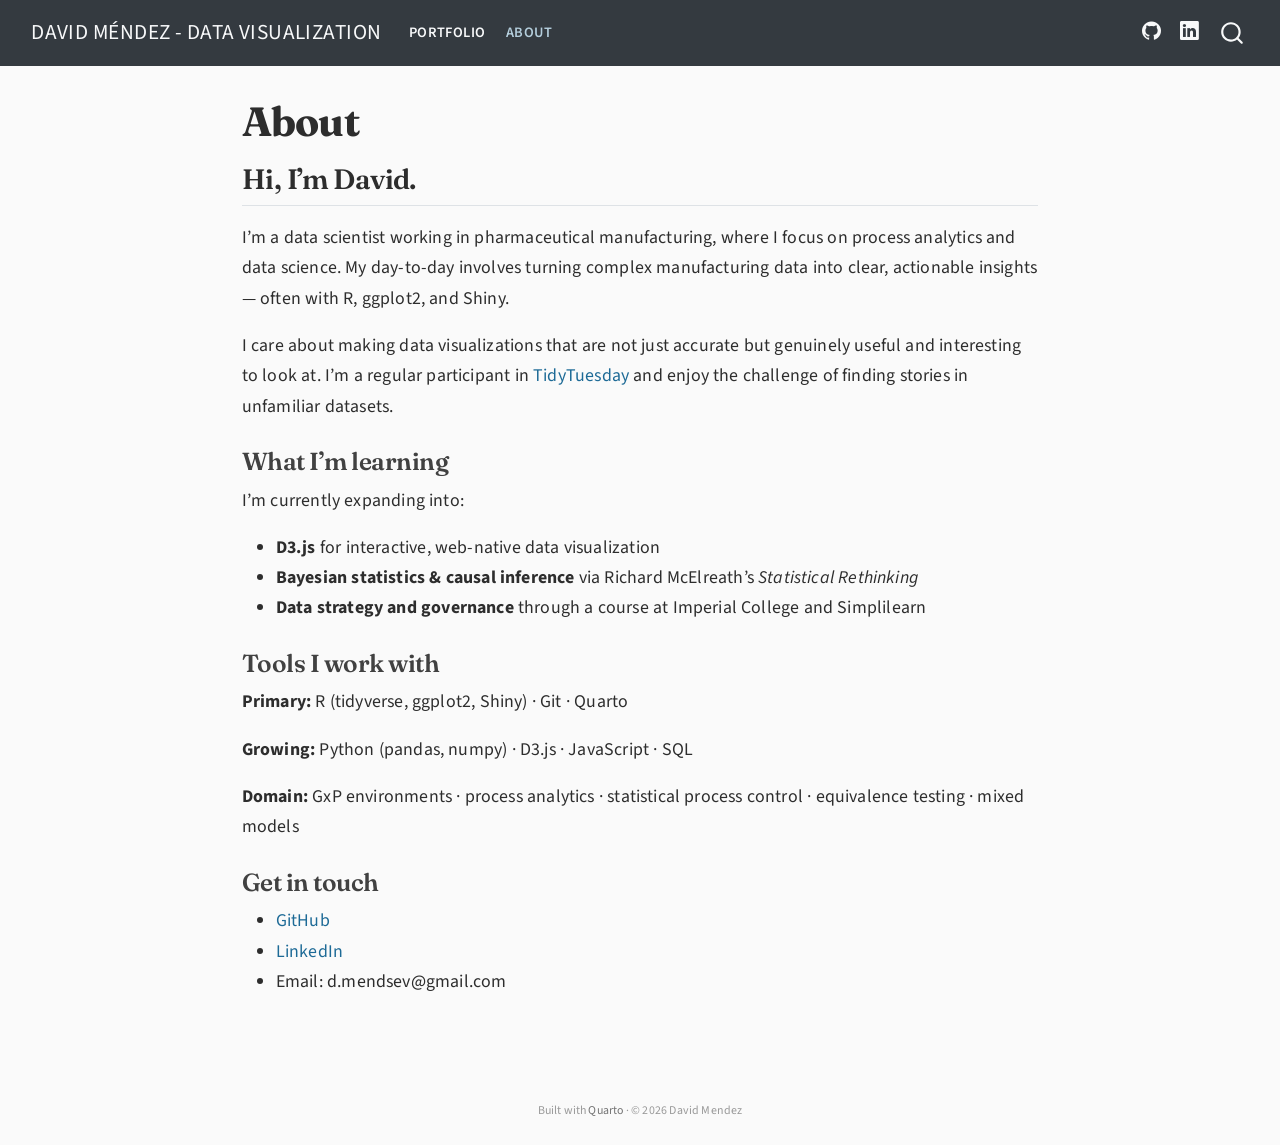
<file: docs/about.html>
<!DOCTYPE html>
<html xmlns="http://www.w3.org/1999/xhtml" lang="en" xml:lang="en"><head>

<meta charset="utf-8">
<meta name="generator" content="quarto-1.8.25">

<meta name="viewport" content="width=device-width, initial-scale=1.0, user-scalable=yes">


<title>About – David Méndez - Data Visualization</title>
<style>
code{white-space: pre-wrap;}
span.smallcaps{font-variant: small-caps;}
div.columns{display: flex; gap: min(4vw, 1.5em);}
div.column{flex: auto; overflow-x: auto;}
div.hanging-indent{margin-left: 1.5em; text-indent: -1.5em;}
ul.task-list{list-style: none;}
ul.task-list li input[type="checkbox"] {
  width: 0.8em;
  margin: 0 0.8em 0.2em -1em; /* quarto-specific, see https://github.com/quarto-dev/quarto-cli/issues/4556 */ 
  vertical-align: middle;
}
</style>


<script src="site_libs/quarto-nav/quarto-nav.js"></script>
<script src="site_libs/quarto-nav/headroom.min.js"></script>
<script src="site_libs/clipboard/clipboard.min.js"></script>
<script src="site_libs/quarto-search/autocomplete.umd.js"></script>
<script src="site_libs/quarto-search/fuse.min.js"></script>
<script src="site_libs/quarto-search/quarto-search.js"></script>
<meta name="quarto:offset" content="./">
<script src="site_libs/quarto-html/quarto.js" type="module"></script>
<script src="site_libs/quarto-html/tabsets/tabsets.js" type="module"></script>
<script src="site_libs/quarto-html/axe/axe-check.js" type="module"></script>
<script src="site_libs/quarto-html/popper.min.js"></script>
<script src="site_libs/quarto-html/tippy.umd.min.js"></script>
<script src="site_libs/quarto-html/anchor.min.js"></script>
<link href="site_libs/quarto-html/tippy.css" rel="stylesheet">
<link href="site_libs/quarto-html/quarto-syntax-highlighting-4dd0a3cd2d1f0c1ca65dcbe395e0d0e9.css" rel="stylesheet" id="quarto-text-highlighting-styles">
<script src="site_libs/bootstrap/bootstrap.min.js"></script>
<link href="site_libs/bootstrap/bootstrap-icons.css" rel="stylesheet">
<link href="site_libs/bootstrap/bootstrap-ac0d7b5ecc7dd9f76389d4ff82548eff.min.css" rel="stylesheet" append-hash="true" id="quarto-bootstrap" data-mode="light">
<script id="quarto-search-options" type="application/json">{
  "location": "navbar",
  "copy-button": false,
  "collapse-after": 3,
  "panel-placement": "end",
  "type": "overlay",
  "limit": 50,
  "keyboard-shortcut": [
    "f",
    "/",
    "s"
  ],
  "show-item-context": false,
  "language": {
    "search-no-results-text": "No results",
    "search-matching-documents-text": "matching documents",
    "search-copy-link-title": "Copy link to search",
    "search-hide-matches-text": "Hide additional matches",
    "search-more-match-text": "more match in this document",
    "search-more-matches-text": "more matches in this document",
    "search-clear-button-title": "Clear",
    "search-text-placeholder": "",
    "search-detached-cancel-button-title": "Cancel",
    "search-submit-button-title": "Submit",
    "search-label": "Search"
  }
}</script>
<style>html{ scroll-behavior: smooth; }</style>


<link rel="stylesheet" href="styles/extra.css">
<meta property="og:title" content="About – David Méndez - Data Visualization">
<meta property="og:description" content="Data visualization portfolio showcasing work in R, D3.js, and interactive analytics">
<meta property="og:site_name" content="David Méndez - Data Visualization">
<meta name="twitter:title" content="About – David Méndez - Data Visualization">
<meta name="twitter:description" content="Data visualization portfolio showcasing work in R, D3.js, and interactive analytics">
<meta name="twitter:card" content="summary">
</head>

<body class="nav-fixed fullcontent quarto-light">

<div id="quarto-search-results"></div>
  <header id="quarto-header" class="headroom fixed-top">
    <nav class="navbar navbar-expand-lg " data-bs-theme="dark">
      <div class="navbar-container container-fluid">
      <div class="navbar-brand-container mx-auto">
    <a href="./index.html" class="navbar-brand navbar-brand-logo">
    </a>
    <a class="navbar-brand" href="./index.html">
    <span class="navbar-title">David Méndez - Data Visualization</span>
    </a>
  </div>
            <div id="quarto-search" class="" title="Search"></div>
          <button class="navbar-toggler" type="button" data-bs-toggle="collapse" data-bs-target="#navbarCollapse" aria-controls="navbarCollapse" role="menu" aria-expanded="false" aria-label="Toggle navigation" onclick="if (window.quartoToggleHeadroom) { window.quartoToggleHeadroom(); }">
  <span class="navbar-toggler-icon"></span>
</button>
          <div class="collapse navbar-collapse" id="navbarCollapse">
            <ul class="navbar-nav navbar-nav-scroll me-auto">
  <li class="nav-item">
    <a class="nav-link" href="./portfolio.html"> 
<span class="menu-text">Portfolio</span></a>
  </li>  
  <li class="nav-item">
    <a class="nav-link active" href="./about.html" aria-current="page"> 
<span class="menu-text">About</span></a>
  </li>  
</ul>
            <ul class="navbar-nav navbar-nav-scroll ms-auto">
  <li class="nav-item compact">
    <a class="nav-link" href="https://github.com/damense"> <i class="bi bi-github" role="img" aria-label="GitHub">
</i> 
<span class="menu-text"></span></a>
  </li>  
  <li class="nav-item compact">
    <a class="nav-link" href="https://www.linkedin.com/in/dmendezsev/"> <i class="bi bi-linkedin" role="img" aria-label="LinkedIn">
</i> 
<span class="menu-text"></span></a>
  </li>  
</ul>
          </div> <!-- /navcollapse -->
            <div class="quarto-navbar-tools">
</div>
      </div> <!-- /container-fluid -->
    </nav>
</header>
<!-- content -->
<div id="quarto-content" class="quarto-container page-columns page-rows-contents page-layout-article page-navbar">
<!-- sidebar -->
<!-- margin-sidebar -->
    
<!-- main -->
<main class="content" id="quarto-document-content">

<header id="title-block-header" class="quarto-title-block default">
<div class="quarto-title">
<h1 class="title">About</h1>
</div>



<div class="quarto-title-meta">

    
  
    
  </div>
  


</header>


<section id="hi-im-david." class="level2">
<h2 class="anchored" data-anchor-id="hi-im-david.">Hi, I’m David.</h2>
<p>I’m a data scientist working in pharmaceutical manufacturing, where I focus on process analytics and data science. My day-to-day involves turning complex manufacturing data into clear, actionable insights — often with R, ggplot2, and Shiny.</p>
<p>I care about making data visualizations that are not just accurate but genuinely useful and interesting to look at. I’m a regular participant in <a href="https://github.com/rfordatascience/tidytuesday">TidyTuesday</a> and enjoy the challenge of finding stories in unfamiliar datasets.</p>
<section id="what-im-learning" class="level3">
<h3 class="anchored" data-anchor-id="what-im-learning">What I’m learning</h3>
<p>I’m currently expanding into:</p>
<ul>
<li><strong>D3.js</strong> for interactive, web-native data visualization</li>
<li><strong>Bayesian statistics &amp; causal inference</strong> via Richard McElreath’s <em>Statistical Rethinking</em></li>
<li><strong>Data strategy and governance</strong> through a course at Imperial College and Simplilearn</li>
</ul>
</section>
<section id="tools-i-work-with" class="level3">
<h3 class="anchored" data-anchor-id="tools-i-work-with">Tools I work with</h3>
<p><strong>Primary:</strong> R (tidyverse, ggplot2, Shiny) · Git · Quarto</p>
<p><strong>Growing:</strong> Python (pandas, numpy) · D3.js · JavaScript · SQL</p>
<p><strong>Domain:</strong> GxP environments · process analytics · statistical process control · equivalence testing · mixed models</p>
</section>
<section id="get-in-touch" class="level3">
<h3 class="anchored" data-anchor-id="get-in-touch">Get in touch</h3>
<ul>
<li><a href="https://github.com/damense">GitHub</a></li>
<li><a href="https://www.linkedin.com/in/dmendezsev/">LinkedIn</a></li>
<li>Email: d.mendsev@gmail.com</li>
</ul>


</section>
</section>

</main> <!-- /main -->
<script id="quarto-html-after-body" type="application/javascript">
  window.document.addEventListener("DOMContentLoaded", function (event) {
    const icon = "";
    const anchorJS = new window.AnchorJS();
    anchorJS.options = {
      placement: 'right',
      icon: icon
    };
    anchorJS.add('.anchored');
    const isCodeAnnotation = (el) => {
      for (const clz of el.classList) {
        if (clz.startsWith('code-annotation-')) {                     
          return true;
        }
      }
      return false;
    }
    const onCopySuccess = function(e) {
      // button target
      const button = e.trigger;
      // don't keep focus
      button.blur();
      // flash "checked"
      button.classList.add('code-copy-button-checked');
      var currentTitle = button.getAttribute("title");
      button.setAttribute("title", "Copied!");
      let tooltip;
      if (window.bootstrap) {
        button.setAttribute("data-bs-toggle", "tooltip");
        button.setAttribute("data-bs-placement", "left");
        button.setAttribute("data-bs-title", "Copied!");
        tooltip = new bootstrap.Tooltip(button, 
          { trigger: "manual", 
            customClass: "code-copy-button-tooltip",
            offset: [0, -8]});
        tooltip.show();    
      }
      setTimeout(function() {
        if (tooltip) {
          tooltip.hide();
          button.removeAttribute("data-bs-title");
          button.removeAttribute("data-bs-toggle");
          button.removeAttribute("data-bs-placement");
        }
        button.setAttribute("title", currentTitle);
        button.classList.remove('code-copy-button-checked');
      }, 1000);
      // clear code selection
      e.clearSelection();
    }
    const getTextToCopy = function(trigger) {
      const outerScaffold = trigger.parentElement.cloneNode(true);
      const codeEl = outerScaffold.querySelector('code');
      for (const childEl of codeEl.children) {
        if (isCodeAnnotation(childEl)) {
          childEl.remove();
        }
      }
      return codeEl.innerText;
    }
    const clipboard = new window.ClipboardJS('.code-copy-button:not([data-in-quarto-modal])', {
      text: getTextToCopy
    });
    clipboard.on('success', onCopySuccess);
    if (window.document.getElementById('quarto-embedded-source-code-modal')) {
      const clipboardModal = new window.ClipboardJS('.code-copy-button[data-in-quarto-modal]', {
        text: getTextToCopy,
        container: window.document.getElementById('quarto-embedded-source-code-modal')
      });
      clipboardModal.on('success', onCopySuccess);
    }
      var localhostRegex = new RegExp(/^(?:http|https):\/\/localhost\:?[0-9]*\//);
      var mailtoRegex = new RegExp(/^mailto:/);
        var filterRegex = new RegExp("https:\/\/damense\.github\.io");
      var isInternal = (href) => {
          return filterRegex.test(href) || localhostRegex.test(href) || mailtoRegex.test(href);
      }
      // Inspect non-navigation links and adorn them if external
     var links = window.document.querySelectorAll('a[href]:not(.nav-link):not(.navbar-brand):not(.toc-action):not(.sidebar-link):not(.sidebar-item-toggle):not(.pagination-link):not(.no-external):not([aria-hidden]):not(.dropdown-item):not(.quarto-navigation-tool):not(.about-link)');
      for (var i=0; i<links.length; i++) {
        const link = links[i];
        if (!isInternal(link.href)) {
          // undo the damage that might have been done by quarto-nav.js in the case of
          // links that we want to consider external
          if (link.dataset.originalHref !== undefined) {
            link.href = link.dataset.originalHref;
          }
            // target, if specified
            link.setAttribute("target", "_blank");
            if (link.getAttribute("rel") === null) {
              link.setAttribute("rel", "noopener");
            }
        }
      }
    function tippyHover(el, contentFn, onTriggerFn, onUntriggerFn) {
      const config = {
        allowHTML: true,
        maxWidth: 500,
        delay: 100,
        arrow: false,
        appendTo: function(el) {
            return el.parentElement;
        },
        interactive: true,
        interactiveBorder: 10,
        theme: 'quarto',
        placement: 'bottom-start',
      };
      if (contentFn) {
        config.content = contentFn;
      }
      if (onTriggerFn) {
        config.onTrigger = onTriggerFn;
      }
      if (onUntriggerFn) {
        config.onUntrigger = onUntriggerFn;
      }
      window.tippy(el, config); 
    }
    const noterefs = window.document.querySelectorAll('a[role="doc-noteref"]');
    for (var i=0; i<noterefs.length; i++) {
      const ref = noterefs[i];
      tippyHover(ref, function() {
        // use id or data attribute instead here
        let href = ref.getAttribute('data-footnote-href') || ref.getAttribute('href');
        try { href = new URL(href).hash; } catch {}
        const id = href.replace(/^#\/?/, "");
        const note = window.document.getElementById(id);
        if (note) {
          return note.innerHTML;
        } else {
          return "";
        }
      });
    }
    const xrefs = window.document.querySelectorAll('a.quarto-xref');
    const processXRef = (id, note) => {
      // Strip column container classes
      const stripColumnClz = (el) => {
        el.classList.remove("page-full", "page-columns");
        if (el.children) {
          for (const child of el.children) {
            stripColumnClz(child);
          }
        }
      }
      stripColumnClz(note)
      if (id === null || id.startsWith('sec-')) {
        // Special case sections, only their first couple elements
        const container = document.createElement("div");
        if (note.children && note.children.length > 2) {
          container.appendChild(note.children[0].cloneNode(true));
          for (let i = 1; i < note.children.length; i++) {
            const child = note.children[i];
            if (child.tagName === "P" && child.innerText === "") {
              continue;
            } else {
              container.appendChild(child.cloneNode(true));
              break;
            }
          }
          if (window.Quarto?.typesetMath) {
            window.Quarto.typesetMath(container);
          }
          return container.innerHTML
        } else {
          if (window.Quarto?.typesetMath) {
            window.Quarto.typesetMath(note);
          }
          return note.innerHTML;
        }
      } else {
        // Remove any anchor links if they are present
        const anchorLink = note.querySelector('a.anchorjs-link');
        if (anchorLink) {
          anchorLink.remove();
        }
        if (window.Quarto?.typesetMath) {
          window.Quarto.typesetMath(note);
        }
        if (note.classList.contains("callout")) {
          return note.outerHTML;
        } else {
          return note.innerHTML;
        }
      }
    }
    for (var i=0; i<xrefs.length; i++) {
      const xref = xrefs[i];
      tippyHover(xref, undefined, function(instance) {
        instance.disable();
        let url = xref.getAttribute('href');
        let hash = undefined; 
        if (url.startsWith('#')) {
          hash = url;
        } else {
          try { hash = new URL(url).hash; } catch {}
        }
        if (hash) {
          const id = hash.replace(/^#\/?/, "");
          const note = window.document.getElementById(id);
          if (note !== null) {
            try {
              const html = processXRef(id, note.cloneNode(true));
              instance.setContent(html);
            } finally {
              instance.enable();
              instance.show();
            }
          } else {
            // See if we can fetch this
            fetch(url.split('#')[0])
            .then(res => res.text())
            .then(html => {
              const parser = new DOMParser();
              const htmlDoc = parser.parseFromString(html, "text/html");
              const note = htmlDoc.getElementById(id);
              if (note !== null) {
                const html = processXRef(id, note);
                instance.setContent(html);
              } 
            }).finally(() => {
              instance.enable();
              instance.show();
            });
          }
        } else {
          // See if we can fetch a full url (with no hash to target)
          // This is a special case and we should probably do some content thinning / targeting
          fetch(url)
          .then(res => res.text())
          .then(html => {
            const parser = new DOMParser();
            const htmlDoc = parser.parseFromString(html, "text/html");
            const note = htmlDoc.querySelector('main.content');
            if (note !== null) {
              // This should only happen for chapter cross references
              // (since there is no id in the URL)
              // remove the first header
              if (note.children.length > 0 && note.children[0].tagName === "HEADER") {
                note.children[0].remove();
              }
              const html = processXRef(null, note);
              instance.setContent(html);
            } 
          }).finally(() => {
            instance.enable();
            instance.show();
          });
        }
      }, function(instance) {
      });
    }
        let selectedAnnoteEl;
        const selectorForAnnotation = ( cell, annotation) => {
          let cellAttr = 'data-code-cell="' + cell + '"';
          let lineAttr = 'data-code-annotation="' +  annotation + '"';
          const selector = 'span[' + cellAttr + '][' + lineAttr + ']';
          return selector;
        }
        const selectCodeLines = (annoteEl) => {
          const doc = window.document;
          const targetCell = annoteEl.getAttribute("data-target-cell");
          const targetAnnotation = annoteEl.getAttribute("data-target-annotation");
          const annoteSpan = window.document.querySelector(selectorForAnnotation(targetCell, targetAnnotation));
          const lines = annoteSpan.getAttribute("data-code-lines").split(",");
          const lineIds = lines.map((line) => {
            return targetCell + "-" + line;
          })
          let top = null;
          let height = null;
          let parent = null;
          if (lineIds.length > 0) {
              //compute the position of the single el (top and bottom and make a div)
              const el = window.document.getElementById(lineIds[0]);
              top = el.offsetTop;
              height = el.offsetHeight;
              parent = el.parentElement.parentElement;
            if (lineIds.length > 1) {
              const lastEl = window.document.getElementById(lineIds[lineIds.length - 1]);
              const bottom = lastEl.offsetTop + lastEl.offsetHeight;
              height = bottom - top;
            }
            if (top !== null && height !== null && parent !== null) {
              // cook up a div (if necessary) and position it 
              let div = window.document.getElementById("code-annotation-line-highlight");
              if (div === null) {
                div = window.document.createElement("div");
                div.setAttribute("id", "code-annotation-line-highlight");
                div.style.position = 'absolute';
                parent.appendChild(div);
              }
              div.style.top = top - 2 + "px";
              div.style.height = height + 4 + "px";
              div.style.left = 0;
              let gutterDiv = window.document.getElementById("code-annotation-line-highlight-gutter");
              if (gutterDiv === null) {
                gutterDiv = window.document.createElement("div");
                gutterDiv.setAttribute("id", "code-annotation-line-highlight-gutter");
                gutterDiv.style.position = 'absolute';
                const codeCell = window.document.getElementById(targetCell);
                const gutter = codeCell.querySelector('.code-annotation-gutter');
                gutter.appendChild(gutterDiv);
              }
              gutterDiv.style.top = top - 2 + "px";
              gutterDiv.style.height = height + 4 + "px";
            }
            selectedAnnoteEl = annoteEl;
          }
        };
        const unselectCodeLines = () => {
          const elementsIds = ["code-annotation-line-highlight", "code-annotation-line-highlight-gutter"];
          elementsIds.forEach((elId) => {
            const div = window.document.getElementById(elId);
            if (div) {
              div.remove();
            }
          });
          selectedAnnoteEl = undefined;
        };
          // Handle positioning of the toggle
      window.addEventListener(
        "resize",
        throttle(() => {
          elRect = undefined;
          if (selectedAnnoteEl) {
            selectCodeLines(selectedAnnoteEl);
          }
        }, 10)
      );
      function throttle(fn, ms) {
      let throttle = false;
      let timer;
        return (...args) => {
          if(!throttle) { // first call gets through
              fn.apply(this, args);
              throttle = true;
          } else { // all the others get throttled
              if(timer) clearTimeout(timer); // cancel #2
              timer = setTimeout(() => {
                fn.apply(this, args);
                timer = throttle = false;
              }, ms);
          }
        };
      }
        // Attach click handler to the DT
        const annoteDls = window.document.querySelectorAll('dt[data-target-cell]');
        for (const annoteDlNode of annoteDls) {
          annoteDlNode.addEventListener('click', (event) => {
            const clickedEl = event.target;
            if (clickedEl !== selectedAnnoteEl) {
              unselectCodeLines();
              const activeEl = window.document.querySelector('dt[data-target-cell].code-annotation-active');
              if (activeEl) {
                activeEl.classList.remove('code-annotation-active');
              }
              selectCodeLines(clickedEl);
              clickedEl.classList.add('code-annotation-active');
            } else {
              // Unselect the line
              unselectCodeLines();
              clickedEl.classList.remove('code-annotation-active');
            }
          });
        }
    const findCites = (el) => {
      const parentEl = el.parentElement;
      if (parentEl) {
        const cites = parentEl.dataset.cites;
        if (cites) {
          return {
            el,
            cites: cites.split(' ')
          };
        } else {
          return findCites(el.parentElement)
        }
      } else {
        return undefined;
      }
    };
    var bibliorefs = window.document.querySelectorAll('a[role="doc-biblioref"]');
    for (var i=0; i<bibliorefs.length; i++) {
      const ref = bibliorefs[i];
      const citeInfo = findCites(ref);
      if (citeInfo) {
        tippyHover(citeInfo.el, function() {
          var popup = window.document.createElement('div');
          citeInfo.cites.forEach(function(cite) {
            var citeDiv = window.document.createElement('div');
            citeDiv.classList.add('hanging-indent');
            citeDiv.classList.add('csl-entry');
            var biblioDiv = window.document.getElementById('ref-' + cite);
            if (biblioDiv) {
              citeDiv.innerHTML = biblioDiv.innerHTML;
            }
            popup.appendChild(citeDiv);
          });
          return popup.innerHTML;
        });
      }
    }
  });
  </script>
</div> <!-- /content -->
<footer class="footer">
  <div class="nav-footer">
    <div class="nav-footer-left">
      &nbsp;
    </div>   
    <div class="nav-footer-center">
<p>Built with <a href="https://quarto.org">Quarto</a> · © 2026 David Mendez</p>
</div>
    <div class="nav-footer-right">
      &nbsp;
    </div>
  </div>
</footer>




<script src="site_libs/quarto-html/zenscroll-min.js"></script>
</body></html>
</file>
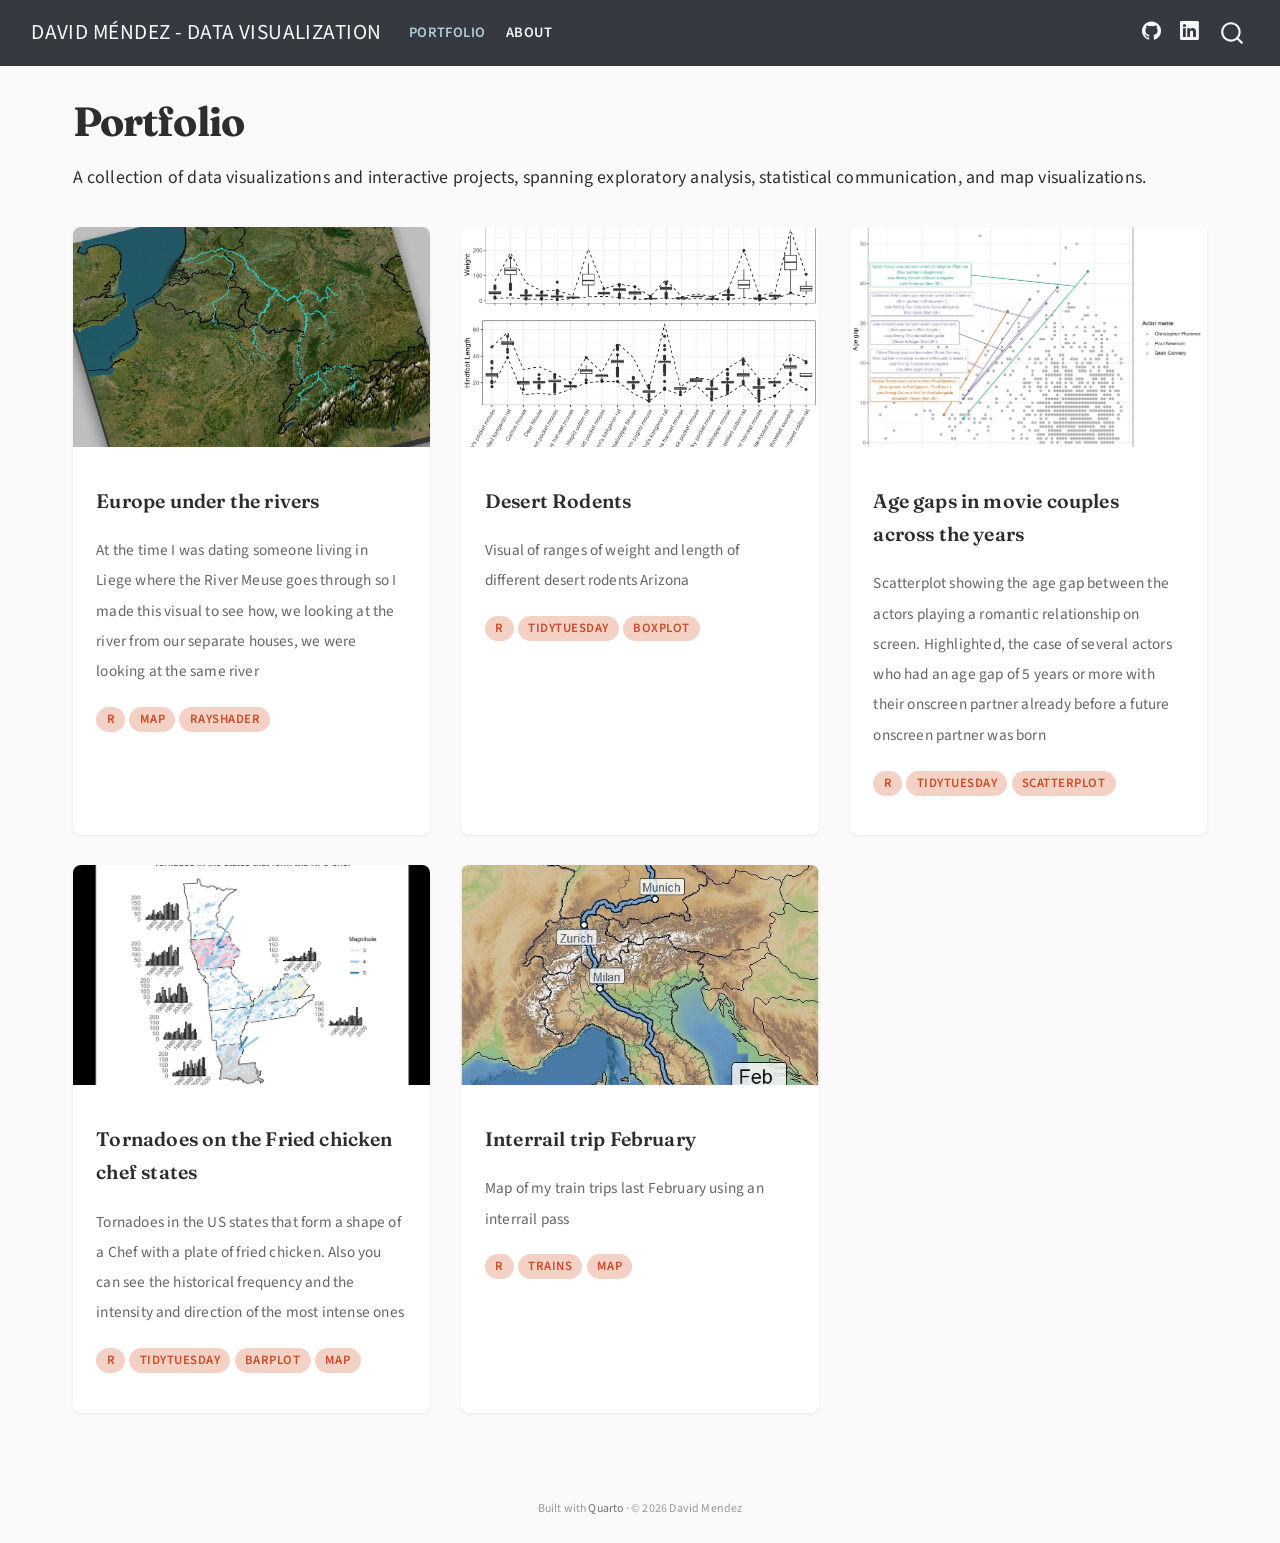
<file: docs/portfolio.html>
<!DOCTYPE html>
<html xmlns="http://www.w3.org/1999/xhtml" lang="en" xml:lang="en"><head>

<meta charset="utf-8">
<meta name="generator" content="quarto-1.8.25">

<meta name="viewport" content="width=device-width, initial-scale=1.0, user-scalable=yes">


<title>Portfolio – David Méndez - Data Visualization</title>
<style>
code{white-space: pre-wrap;}
span.smallcaps{font-variant: small-caps;}
div.columns{display: flex; gap: min(4vw, 1.5em);}
div.column{flex: auto; overflow-x: auto;}
div.hanging-indent{margin-left: 1.5em; text-indent: -1.5em;}
ul.task-list{list-style: none;}
ul.task-list li input[type="checkbox"] {
  width: 0.8em;
  margin: 0 0.8em 0.2em -1em; /* quarto-specific, see https://github.com/quarto-dev/quarto-cli/issues/4556 */ 
  vertical-align: middle;
}
</style>


<script src="site_libs/quarto-nav/quarto-nav.js"></script>
<script src="site_libs/quarto-nav/headroom.min.js"></script>
<script src="site_libs/clipboard/clipboard.min.js"></script>
<script src="site_libs/quarto-search/autocomplete.umd.js"></script>
<script src="site_libs/quarto-search/fuse.min.js"></script>
<script src="site_libs/quarto-search/quarto-search.js"></script>
<meta name="quarto:offset" content="./">
<script src="site_libs/quarto-html/quarto.js" type="module"></script>
<script src="site_libs/quarto-html/tabsets/tabsets.js" type="module"></script>
<script src="site_libs/quarto-html/axe/axe-check.js" type="module"></script>
<script src="site_libs/quarto-html/popper.min.js"></script>
<script src="site_libs/quarto-html/tippy.umd.min.js"></script>
<script src="site_libs/quarto-html/anchor.min.js"></script>
<link href="site_libs/quarto-html/tippy.css" rel="stylesheet">
<link href="site_libs/quarto-html/quarto-syntax-highlighting-4dd0a3cd2d1f0c1ca65dcbe395e0d0e9.css" rel="stylesheet" id="quarto-text-highlighting-styles">
<script src="site_libs/bootstrap/bootstrap.min.js"></script>
<link href="site_libs/bootstrap/bootstrap-icons.css" rel="stylesheet">
<link href="site_libs/bootstrap/bootstrap-ac0d7b5ecc7dd9f76389d4ff82548eff.min.css" rel="stylesheet" append-hash="true" id="quarto-bootstrap" data-mode="light">
<script id="quarto-search-options" type="application/json">{
  "location": "navbar",
  "copy-button": false,
  "collapse-after": 3,
  "panel-placement": "end",
  "type": "overlay",
  "limit": 50,
  "keyboard-shortcut": [
    "f",
    "/",
    "s"
  ],
  "show-item-context": false,
  "language": {
    "search-no-results-text": "No results",
    "search-matching-documents-text": "matching documents",
    "search-copy-link-title": "Copy link to search",
    "search-hide-matches-text": "Hide additional matches",
    "search-more-match-text": "more match in this document",
    "search-more-matches-text": "more matches in this document",
    "search-clear-button-title": "Clear",
    "search-text-placeholder": "",
    "search-detached-cancel-button-title": "Cancel",
    "search-submit-button-title": "Submit",
    "search-label": "Search"
  }
}</script>
<style>html{ scroll-behavior: smooth; }</style>


<link rel="stylesheet" href="styles/extra.css">
<meta property="og:title" content="Portfolio – David Méndez - Data Visualization">
<meta property="og:description" content="Data visualization portfolio showcasing work in R, D3.js, and interactive analytics">
<meta property="og:image" content="https://damense.github.io/images/river-maas.jpg">
<meta property="og:site_name" content="David Méndez - Data Visualization">
<meta name="twitter:title" content="Portfolio – David Méndez - Data Visualization">
<meta name="twitter:description" content="Data visualization portfolio showcasing work in R, D3.js, and interactive analytics">
<meta name="twitter:image" content="https://damense.github.io/images/river-maas.jpg">
<meta name="twitter:card" content="summary_large_image">
</head>

<body class="nav-fixed quarto-light">

<div id="quarto-search-results"></div>
  <header id="quarto-header" class="headroom fixed-top">
    <nav class="navbar navbar-expand-lg " data-bs-theme="dark">
      <div class="navbar-container container-fluid">
      <div class="navbar-brand-container mx-auto">
    <a href="./index.html" class="navbar-brand navbar-brand-logo">
    </a>
    <a class="navbar-brand" href="./index.html">
    <span class="navbar-title">David Méndez - Data Visualization</span>
    </a>
  </div>
            <div id="quarto-search" class="" title="Search"></div>
          <button class="navbar-toggler" type="button" data-bs-toggle="collapse" data-bs-target="#navbarCollapse" aria-controls="navbarCollapse" role="menu" aria-expanded="false" aria-label="Toggle navigation" onclick="if (window.quartoToggleHeadroom) { window.quartoToggleHeadroom(); }">
  <span class="navbar-toggler-icon"></span>
</button>
          <div class="collapse navbar-collapse" id="navbarCollapse">
            <ul class="navbar-nav navbar-nav-scroll me-auto">
  <li class="nav-item">
    <a class="nav-link active" href="./portfolio.html" aria-current="page"> 
<span class="menu-text">Portfolio</span></a>
  </li>  
  <li class="nav-item">
    <a class="nav-link" href="./about.html"> 
<span class="menu-text">About</span></a>
  </li>  
</ul>
            <ul class="navbar-nav navbar-nav-scroll ms-auto">
  <li class="nav-item compact">
    <a class="nav-link" href="https://github.com/damense"> <i class="bi bi-github" role="img" aria-label="GitHub">
</i> 
<span class="menu-text"></span></a>
  </li>  
  <li class="nav-item compact">
    <a class="nav-link" href="https://www.linkedin.com/in/dmendezsev/"> <i class="bi bi-linkedin" role="img" aria-label="LinkedIn">
</i> 
<span class="menu-text"></span></a>
  </li>  
</ul>
          </div> <!-- /navcollapse -->
            <div class="quarto-navbar-tools">
</div>
      </div> <!-- /container-fluid -->
    </nav>
</header>
<!-- content -->
<div id="quarto-content" class="quarto-container page-columns page-rows-contents page-layout-full page-navbar">
<!-- sidebar -->
<!-- margin-sidebar -->
    
<!-- main -->
<main class="content column-page" id="quarto-document-content">

<header id="title-block-header" class="quarto-title-block default">
<div class="quarto-title">
<h1 class="title">Portfolio</h1>
</div>



<div class="quarto-title-meta column-page">

    
  
    
  </div>
  


</header>


<p>A collection of data visualizations and interactive projects, spanning exploratory analysis, statistical communication, and map visualizations.</p>
<div class="project-grid">
<!-- Copy this card block for each project -->
<div class="project-card">
<p><a href="./projects/river-maas.html"><img src="images/river-maas.jpg" class="img-fluid"></a></p>
<div class="card-body">
<p><span class="card-title">Europe under the rivers</span></p>
<p><span class="card-description">At the time I was dating someone living in Liege where the River Meuse goes through so I made this visual to see how, we looking at the river from our separate houses, we were looking at the same river</span></p>
<div class="card-tags">
<p><span class="tag">R</span> <span class="tag">map</span> <span class="tag">rayshader</span></p>
</div>
</div>
</div>
<div class="project-card">
<p><a href="./projects/measures-rodents.html"><img src="images/measures-rodents.jpg" class="img-fluid"></a></p>
<div class="card-body">
<p><span class="card-title">Desert Rodents</span></p>
<p><span class="card-description">Visual of ranges of weight and length of different desert rodents Arizona</span></p>
<div class="card-tags">
<p><span class="tag">R</span> <span class="tag">Tidytuesday</span> <span class="tag">Boxplot</span></p>
</div>
</div>
</div>
<div class="project-card">
<p><a href="./projects/age-gap.html"><img src="images/age-gap.jpg" class="img-fluid"></a></p>
<div class="card-body">
<p><span class="card-title">Age gaps in movie couples across the years</span></p>
<p><span class="card-description">Scatterplot showing the age gap between the actors playing a romantic relationship on screen. Highlighted, the case of several actors who had an age gap of 5 years or more with their onscreen partner already before a future onscreen partner was born</span></p>
<div class="card-tags">
<p><span class="tag">R</span> <span class="tag">Tidytuesday</span> <span class="tag">Scatterplot</span></p>
</div>
</div>
</div>
<div class="project-card">
<p><a href="./projects/tornados-kfc.html"><img src="images/tornados-kfc.jpg" class="img-fluid"></a></p>
<div class="card-body">
<p><span class="card-title">Tornadoes on the Fried chicken chef states</span></p>
<p><span class="card-description">Tornadoes in the US states that form a shape of a Chef with a plate of fried chicken. Also you can see the historical frequency and the intensity and direction of the most intense ones</span></p>
<div class="card-tags">
<p><span class="tag">R</span> <span class="tag">Tidytuesday</span> <span class="tag">Barplot</span> <span class="tag">map</span></p>
</div>
</div>
</div>
<div class="project-card">
<p><a href="./projects/trains-feb.html"><img src="images/trains-feb.jpg" class="img-fluid"></a></p>
<div class="card-body">
<p><span class="card-title">Interrail trip February</span></p>
<p><span class="card-description">Map of my train trips last February using an interrail pass</span></p>
<div class="card-tags">
<p><span class="tag">R</span> <span class="tag">trains</span> <span class="tag">map</span></p>
</div>
</div>
</div>
<!-- ::: {.project-card} -->
<!-- [![](images/placeholder-3.png)](projects/example-project-3.qmd) -->
<!-- ::: {.card-body} -->
<!-- [Example: Process Analytics Dashboard]{.card-title} -->
<!-- [What this dashboard monitors and why it matters.]{.card-description} -->
<!-- ::: {.card-tags} -->
<!-- [R]{.tag} -->
<!-- [Shiny]{.tag} -->
<!-- [Process Analytics]{.tag} -->
<!-- ::: -->
<!-- ::: -->
<!-- ::: -->
<!-- Add more cards here as you build projects -->
</div>



</main> <!-- /main -->
<script id="quarto-html-after-body" type="application/javascript">
  window.document.addEventListener("DOMContentLoaded", function (event) {
    const icon = "";
    const anchorJS = new window.AnchorJS();
    anchorJS.options = {
      placement: 'right',
      icon: icon
    };
    anchorJS.add('.anchored');
    const isCodeAnnotation = (el) => {
      for (const clz of el.classList) {
        if (clz.startsWith('code-annotation-')) {                     
          return true;
        }
      }
      return false;
    }
    const onCopySuccess = function(e) {
      // button target
      const button = e.trigger;
      // don't keep focus
      button.blur();
      // flash "checked"
      button.classList.add('code-copy-button-checked');
      var currentTitle = button.getAttribute("title");
      button.setAttribute("title", "Copied!");
      let tooltip;
      if (window.bootstrap) {
        button.setAttribute("data-bs-toggle", "tooltip");
        button.setAttribute("data-bs-placement", "left");
        button.setAttribute("data-bs-title", "Copied!");
        tooltip = new bootstrap.Tooltip(button, 
          { trigger: "manual", 
            customClass: "code-copy-button-tooltip",
            offset: [0, -8]});
        tooltip.show();    
      }
      setTimeout(function() {
        if (tooltip) {
          tooltip.hide();
          button.removeAttribute("data-bs-title");
          button.removeAttribute("data-bs-toggle");
          button.removeAttribute("data-bs-placement");
        }
        button.setAttribute("title", currentTitle);
        button.classList.remove('code-copy-button-checked');
      }, 1000);
      // clear code selection
      e.clearSelection();
    }
    const getTextToCopy = function(trigger) {
      const outerScaffold = trigger.parentElement.cloneNode(true);
      const codeEl = outerScaffold.querySelector('code');
      for (const childEl of codeEl.children) {
        if (isCodeAnnotation(childEl)) {
          childEl.remove();
        }
      }
      return codeEl.innerText;
    }
    const clipboard = new window.ClipboardJS('.code-copy-button:not([data-in-quarto-modal])', {
      text: getTextToCopy
    });
    clipboard.on('success', onCopySuccess);
    if (window.document.getElementById('quarto-embedded-source-code-modal')) {
      const clipboardModal = new window.ClipboardJS('.code-copy-button[data-in-quarto-modal]', {
        text: getTextToCopy,
        container: window.document.getElementById('quarto-embedded-source-code-modal')
      });
      clipboardModal.on('success', onCopySuccess);
    }
      var localhostRegex = new RegExp(/^(?:http|https):\/\/localhost\:?[0-9]*\//);
      var mailtoRegex = new RegExp(/^mailto:/);
        var filterRegex = new RegExp("https:\/\/damense\.github\.io");
      var isInternal = (href) => {
          return filterRegex.test(href) || localhostRegex.test(href) || mailtoRegex.test(href);
      }
      // Inspect non-navigation links and adorn them if external
     var links = window.document.querySelectorAll('a[href]:not(.nav-link):not(.navbar-brand):not(.toc-action):not(.sidebar-link):not(.sidebar-item-toggle):not(.pagination-link):not(.no-external):not([aria-hidden]):not(.dropdown-item):not(.quarto-navigation-tool):not(.about-link)');
      for (var i=0; i<links.length; i++) {
        const link = links[i];
        if (!isInternal(link.href)) {
          // undo the damage that might have been done by quarto-nav.js in the case of
          // links that we want to consider external
          if (link.dataset.originalHref !== undefined) {
            link.href = link.dataset.originalHref;
          }
            // target, if specified
            link.setAttribute("target", "_blank");
            if (link.getAttribute("rel") === null) {
              link.setAttribute("rel", "noopener");
            }
        }
      }
    function tippyHover(el, contentFn, onTriggerFn, onUntriggerFn) {
      const config = {
        allowHTML: true,
        maxWidth: 500,
        delay: 100,
        arrow: false,
        appendTo: function(el) {
            return el.parentElement;
        },
        interactive: true,
        interactiveBorder: 10,
        theme: 'quarto',
        placement: 'bottom-start',
      };
      if (contentFn) {
        config.content = contentFn;
      }
      if (onTriggerFn) {
        config.onTrigger = onTriggerFn;
      }
      if (onUntriggerFn) {
        config.onUntrigger = onUntriggerFn;
      }
      window.tippy(el, config); 
    }
    const noterefs = window.document.querySelectorAll('a[role="doc-noteref"]');
    for (var i=0; i<noterefs.length; i++) {
      const ref = noterefs[i];
      tippyHover(ref, function() {
        // use id or data attribute instead here
        let href = ref.getAttribute('data-footnote-href') || ref.getAttribute('href');
        try { href = new URL(href).hash; } catch {}
        const id = href.replace(/^#\/?/, "");
        const note = window.document.getElementById(id);
        if (note) {
          return note.innerHTML;
        } else {
          return "";
        }
      });
    }
    const xrefs = window.document.querySelectorAll('a.quarto-xref');
    const processXRef = (id, note) => {
      // Strip column container classes
      const stripColumnClz = (el) => {
        el.classList.remove("page-full", "page-columns");
        if (el.children) {
          for (const child of el.children) {
            stripColumnClz(child);
          }
        }
      }
      stripColumnClz(note)
      if (id === null || id.startsWith('sec-')) {
        // Special case sections, only their first couple elements
        const container = document.createElement("div");
        if (note.children && note.children.length > 2) {
          container.appendChild(note.children[0].cloneNode(true));
          for (let i = 1; i < note.children.length; i++) {
            const child = note.children[i];
            if (child.tagName === "P" && child.innerText === "") {
              continue;
            } else {
              container.appendChild(child.cloneNode(true));
              break;
            }
          }
          if (window.Quarto?.typesetMath) {
            window.Quarto.typesetMath(container);
          }
          return container.innerHTML
        } else {
          if (window.Quarto?.typesetMath) {
            window.Quarto.typesetMath(note);
          }
          return note.innerHTML;
        }
      } else {
        // Remove any anchor links if they are present
        const anchorLink = note.querySelector('a.anchorjs-link');
        if (anchorLink) {
          anchorLink.remove();
        }
        if (window.Quarto?.typesetMath) {
          window.Quarto.typesetMath(note);
        }
        if (note.classList.contains("callout")) {
          return note.outerHTML;
        } else {
          return note.innerHTML;
        }
      }
    }
    for (var i=0; i<xrefs.length; i++) {
      const xref = xrefs[i];
      tippyHover(xref, undefined, function(instance) {
        instance.disable();
        let url = xref.getAttribute('href');
        let hash = undefined; 
        if (url.startsWith('#')) {
          hash = url;
        } else {
          try { hash = new URL(url).hash; } catch {}
        }
        if (hash) {
          const id = hash.replace(/^#\/?/, "");
          const note = window.document.getElementById(id);
          if (note !== null) {
            try {
              const html = processXRef(id, note.cloneNode(true));
              instance.setContent(html);
            } finally {
              instance.enable();
              instance.show();
            }
          } else {
            // See if we can fetch this
            fetch(url.split('#')[0])
            .then(res => res.text())
            .then(html => {
              const parser = new DOMParser();
              const htmlDoc = parser.parseFromString(html, "text/html");
              const note = htmlDoc.getElementById(id);
              if (note !== null) {
                const html = processXRef(id, note);
                instance.setContent(html);
              } 
            }).finally(() => {
              instance.enable();
              instance.show();
            });
          }
        } else {
          // See if we can fetch a full url (with no hash to target)
          // This is a special case and we should probably do some content thinning / targeting
          fetch(url)
          .then(res => res.text())
          .then(html => {
            const parser = new DOMParser();
            const htmlDoc = parser.parseFromString(html, "text/html");
            const note = htmlDoc.querySelector('main.content');
            if (note !== null) {
              // This should only happen for chapter cross references
              // (since there is no id in the URL)
              // remove the first header
              if (note.children.length > 0 && note.children[0].tagName === "HEADER") {
                note.children[0].remove();
              }
              const html = processXRef(null, note);
              instance.setContent(html);
            } 
          }).finally(() => {
            instance.enable();
            instance.show();
          });
        }
      }, function(instance) {
      });
    }
        let selectedAnnoteEl;
        const selectorForAnnotation = ( cell, annotation) => {
          let cellAttr = 'data-code-cell="' + cell + '"';
          let lineAttr = 'data-code-annotation="' +  annotation + '"';
          const selector = 'span[' + cellAttr + '][' + lineAttr + ']';
          return selector;
        }
        const selectCodeLines = (annoteEl) => {
          const doc = window.document;
          const targetCell = annoteEl.getAttribute("data-target-cell");
          const targetAnnotation = annoteEl.getAttribute("data-target-annotation");
          const annoteSpan = window.document.querySelector(selectorForAnnotation(targetCell, targetAnnotation));
          const lines = annoteSpan.getAttribute("data-code-lines").split(",");
          const lineIds = lines.map((line) => {
            return targetCell + "-" + line;
          })
          let top = null;
          let height = null;
          let parent = null;
          if (lineIds.length > 0) {
              //compute the position of the single el (top and bottom and make a div)
              const el = window.document.getElementById(lineIds[0]);
              top = el.offsetTop;
              height = el.offsetHeight;
              parent = el.parentElement.parentElement;
            if (lineIds.length > 1) {
              const lastEl = window.document.getElementById(lineIds[lineIds.length - 1]);
              const bottom = lastEl.offsetTop + lastEl.offsetHeight;
              height = bottom - top;
            }
            if (top !== null && height !== null && parent !== null) {
              // cook up a div (if necessary) and position it 
              let div = window.document.getElementById("code-annotation-line-highlight");
              if (div === null) {
                div = window.document.createElement("div");
                div.setAttribute("id", "code-annotation-line-highlight");
                div.style.position = 'absolute';
                parent.appendChild(div);
              }
              div.style.top = top - 2 + "px";
              div.style.height = height + 4 + "px";
              div.style.left = 0;
              let gutterDiv = window.document.getElementById("code-annotation-line-highlight-gutter");
              if (gutterDiv === null) {
                gutterDiv = window.document.createElement("div");
                gutterDiv.setAttribute("id", "code-annotation-line-highlight-gutter");
                gutterDiv.style.position = 'absolute';
                const codeCell = window.document.getElementById(targetCell);
                const gutter = codeCell.querySelector('.code-annotation-gutter');
                gutter.appendChild(gutterDiv);
              }
              gutterDiv.style.top = top - 2 + "px";
              gutterDiv.style.height = height + 4 + "px";
            }
            selectedAnnoteEl = annoteEl;
          }
        };
        const unselectCodeLines = () => {
          const elementsIds = ["code-annotation-line-highlight", "code-annotation-line-highlight-gutter"];
          elementsIds.forEach((elId) => {
            const div = window.document.getElementById(elId);
            if (div) {
              div.remove();
            }
          });
          selectedAnnoteEl = undefined;
        };
          // Handle positioning of the toggle
      window.addEventListener(
        "resize",
        throttle(() => {
          elRect = undefined;
          if (selectedAnnoteEl) {
            selectCodeLines(selectedAnnoteEl);
          }
        }, 10)
      );
      function throttle(fn, ms) {
      let throttle = false;
      let timer;
        return (...args) => {
          if(!throttle) { // first call gets through
              fn.apply(this, args);
              throttle = true;
          } else { // all the others get throttled
              if(timer) clearTimeout(timer); // cancel #2
              timer = setTimeout(() => {
                fn.apply(this, args);
                timer = throttle = false;
              }, ms);
          }
        };
      }
        // Attach click handler to the DT
        const annoteDls = window.document.querySelectorAll('dt[data-target-cell]');
        for (const annoteDlNode of annoteDls) {
          annoteDlNode.addEventListener('click', (event) => {
            const clickedEl = event.target;
            if (clickedEl !== selectedAnnoteEl) {
              unselectCodeLines();
              const activeEl = window.document.querySelector('dt[data-target-cell].code-annotation-active');
              if (activeEl) {
                activeEl.classList.remove('code-annotation-active');
              }
              selectCodeLines(clickedEl);
              clickedEl.classList.add('code-annotation-active');
            } else {
              // Unselect the line
              unselectCodeLines();
              clickedEl.classList.remove('code-annotation-active');
            }
          });
        }
    const findCites = (el) => {
      const parentEl = el.parentElement;
      if (parentEl) {
        const cites = parentEl.dataset.cites;
        if (cites) {
          return {
            el,
            cites: cites.split(' ')
          };
        } else {
          return findCites(el.parentElement)
        }
      } else {
        return undefined;
      }
    };
    var bibliorefs = window.document.querySelectorAll('a[role="doc-biblioref"]');
    for (var i=0; i<bibliorefs.length; i++) {
      const ref = bibliorefs[i];
      const citeInfo = findCites(ref);
      if (citeInfo) {
        tippyHover(citeInfo.el, function() {
          var popup = window.document.createElement('div');
          citeInfo.cites.forEach(function(cite) {
            var citeDiv = window.document.createElement('div');
            citeDiv.classList.add('hanging-indent');
            citeDiv.classList.add('csl-entry');
            var biblioDiv = window.document.getElementById('ref-' + cite);
            if (biblioDiv) {
              citeDiv.innerHTML = biblioDiv.innerHTML;
            }
            popup.appendChild(citeDiv);
          });
          return popup.innerHTML;
        });
      }
    }
  });
  </script>
</div> <!-- /content -->
<footer class="footer">
  <div class="nav-footer">
    <div class="nav-footer-left">
      &nbsp;
    </div>   
    <div class="nav-footer-center">
<p>Built with <a href="https://quarto.org">Quarto</a> · © 2026 David Mendez</p>
</div>
    <div class="nav-footer-right">
      &nbsp;
    </div>
  </div>
</footer>




<script src="site_libs/quarto-html/zenscroll-min.js"></script>
</body></html>
</file>
<file: index_files/libs/quarto-html/tippy.css>
.tippy-box[data-animation=fade][data-state=hidden]{opacity:0}[data-tippy-root]{max-width:calc(100vw - 10px)}.tippy-box{position:relative;background-color:#333;color:#fff;border-radius:4px;font-size:14px;line-height:1.4;white-space:normal;outline:0;transition-property:transform,visibility,opacity}.tippy-box[data-placement^=top]>.tippy-arrow{bottom:0}.tippy-box[data-placement^=top]>.tippy-arrow:before{bottom:-7px;left:0;border-width:8px 8px 0;border-top-color:initial;transform-origin:center top}.tippy-box[data-placement^=bottom]>.tippy-arrow{top:0}.tippy-box[data-placement^=bottom]>.tippy-arrow:before{top:-7px;left:0;border-width:0 8px 8px;border-bottom-color:initial;transform-origin:center bottom}.tippy-box[data-placement^=left]>.tippy-arrow{right:0}.tippy-box[data-placement^=left]>.tippy-arrow:before{border-width:8px 0 8px 8px;border-left-color:initial;right:-7px;transform-origin:center left}.tippy-box[data-placement^=right]>.tippy-arrow{left:0}.tippy-box[data-placement^=right]>.tippy-arrow:before{left:-7px;border-width:8px 8px 8px 0;border-right-color:initial;transform-origin:center right}.tippy-box[data-inertia][data-state=visible]{transition-timing-function:cubic-bezier(.54,1.5,.38,1.11)}.tippy-arrow{width:16px;height:16px;color:#333}.tippy-arrow:before{content:"";position:absolute;border-color:transparent;border-style:solid}.tippy-content{position:relative;padding:5px 9px;z-index:1}
</file>
<file: index_files/libs/quarto-html/quarto-syntax-highlighting-7b89279ff1a6dce999919e0e67d4d9ec.css>
/* quarto syntax highlight colors */
:root {
  --quarto-hl-ot-color: #003B4F;
  --quarto-hl-at-color: #657422;
  --quarto-hl-ss-color: #20794D;
  --quarto-hl-an-color: #5E5E5E;
  --quarto-hl-fu-color: #4758AB;
  --quarto-hl-st-color: #20794D;
  --quarto-hl-cf-color: #003B4F;
  --quarto-hl-op-color: #5E5E5E;
  --quarto-hl-er-color: #AD0000;
  --quarto-hl-bn-color: #AD0000;
  --quarto-hl-al-color: #AD0000;
  --quarto-hl-va-color: #111111;
  --quarto-hl-bu-color: inherit;
  --quarto-hl-ex-color: inherit;
  --quarto-hl-pp-color: #AD0000;
  --quarto-hl-in-color: #5E5E5E;
  --quarto-hl-vs-color: #20794D;
  --quarto-hl-wa-color: #5E5E5E;
  --quarto-hl-do-color: #5E5E5E;
  --quarto-hl-im-color: #00769E;
  --quarto-hl-ch-color: #20794D;
  --quarto-hl-dt-color: #AD0000;
  --quarto-hl-fl-color: #AD0000;
  --quarto-hl-co-color: #5E5E5E;
  --quarto-hl-cv-color: #5E5E5E;
  --quarto-hl-cn-color: #8f5902;
  --quarto-hl-sc-color: #5E5E5E;
  --quarto-hl-dv-color: #AD0000;
  --quarto-hl-kw-color: #003B4F;
}

/* other quarto variables */
:root {
  --quarto-font-monospace: SFMono-Regular, Menlo, Monaco, Consolas, "Liberation Mono", "Courier New", monospace;
}

/* syntax highlight based on Pandoc's rules */
pre > code.sourceCode > span {
  color: #003B4F;
}

code.sourceCode > span {
  color: #003B4F;
}

div.sourceCode,
div.sourceCode pre.sourceCode {
  color: #003B4F;
}

/* Normal */
code span {
  color: #003B4F;
}

/* Alert */
code span.al {
  color: #AD0000;
  font-style: inherit;
}

/* Annotation */
code span.an {
  color: #5E5E5E;
  font-style: inherit;
}

/* Attribute */
code span.at {
  color: #657422;
  font-style: inherit;
}

/* BaseN */
code span.bn {
  color: #AD0000;
  font-style: inherit;
}

/* BuiltIn */
code span.bu {
  font-style: inherit;
}

/* ControlFlow */
code span.cf {
  color: #003B4F;
  font-weight: bold;
  font-style: inherit;
}

/* Char */
code span.ch {
  color: #20794D;
  font-style: inherit;
}

/* Constant */
code span.cn {
  color: #8f5902;
  font-style: inherit;
}

/* Comment */
code span.co {
  color: #5E5E5E;
  font-style: inherit;
}

/* CommentVar */
code span.cv {
  color: #5E5E5E;
  font-style: italic;
}

/* Documentation */
code span.do {
  color: #5E5E5E;
  font-style: italic;
}

/* DataType */
code span.dt {
  color: #AD0000;
  font-style: inherit;
}

/* DecVal */
code span.dv {
  color: #AD0000;
  font-style: inherit;
}

/* Error */
code span.er {
  color: #AD0000;
  font-style: inherit;
}

/* Extension */
code span.ex {
  font-style: inherit;
}

/* Float */
code span.fl {
  color: #AD0000;
  font-style: inherit;
}

/* Function */
code span.fu {
  color: #4758AB;
  font-style: inherit;
}

/* Import */
code span.im {
  color: #00769E;
  font-style: inherit;
}

/* Information */
code span.in {
  color: #5E5E5E;
  font-style: inherit;
}

/* Keyword */
code span.kw {
  color: #003B4F;
  font-weight: bold;
  font-style: inherit;
}

/* Operator */
code span.op {
  color: #5E5E5E;
  font-style: inherit;
}

/* Other */
code span.ot {
  color: #003B4F;
  font-style: inherit;
}

/* Preprocessor */
code span.pp {
  color: #AD0000;
  font-style: inherit;
}

/* SpecialChar */
code span.sc {
  color: #5E5E5E;
  font-style: inherit;
}

/* SpecialString */
code span.ss {
  color: #20794D;
  font-style: inherit;
}

/* String */
code span.st {
  color: #20794D;
  font-style: inherit;
}

/* Variable */
code span.va {
  color: #111111;
  font-style: inherit;
}

/* VerbatimString */
code span.vs {
  color: #20794D;
  font-style: inherit;
}

/* Warning */
code span.wa {
  color: #5E5E5E;
  font-style: italic;
}

.prevent-inlining {
  content: "</";
}

/*# sourceMappingURL=3944bc705cfaf4c80e56f77c5205168a.css.map */
</file>
<file: docs/site_libs/quarto-html/tippy.css>
.tippy-box[data-animation=fade][data-state=hidden]{opacity:0}[data-tippy-root]{max-width:calc(100vw - 10px)}.tippy-box{position:relative;background-color:#333;color:#fff;border-radius:4px;font-size:14px;line-height:1.4;white-space:normal;outline:0;transition-property:transform,visibility,opacity}.tippy-box[data-placement^=top]>.tippy-arrow{bottom:0}.tippy-box[data-placement^=top]>.tippy-arrow:before{bottom:-7px;left:0;border-width:8px 8px 0;border-top-color:initial;transform-origin:center top}.tippy-box[data-placement^=bottom]>.tippy-arrow{top:0}.tippy-box[data-placement^=bottom]>.tippy-arrow:before{top:-7px;left:0;border-width:0 8px 8px;border-bottom-color:initial;transform-origin:center bottom}.tippy-box[data-placement^=left]>.tippy-arrow{right:0}.tippy-box[data-placement^=left]>.tippy-arrow:before{border-width:8px 0 8px 8px;border-left-color:initial;right:-7px;transform-origin:center left}.tippy-box[data-placement^=right]>.tippy-arrow{left:0}.tippy-box[data-placement^=right]>.tippy-arrow:before{left:-7px;border-width:8px 8px 8px 0;border-right-color:initial;transform-origin:center right}.tippy-box[data-inertia][data-state=visible]{transition-timing-function:cubic-bezier(.54,1.5,.38,1.11)}.tippy-arrow{width:16px;height:16px;color:#333}.tippy-arrow:before{content:"";position:absolute;border-color:transparent;border-style:solid}.tippy-content{position:relative;padding:5px 9px;z-index:1}
</file>
<file: docs/site_libs/quarto-html/quarto-syntax-highlighting-4dd0a3cd2d1f0c1ca65dcbe395e0d0e9.css>
/* quarto syntax highlight colors */
:root {
  --quarto-hl-ot-color: #003B4F;
  --quarto-hl-at-color: #657422;
  --quarto-hl-ss-color: #20794D;
  --quarto-hl-an-color: #5E5E5E;
  --quarto-hl-fu-color: #4758AB;
  --quarto-hl-st-color: #20794D;
  --quarto-hl-cf-color: #003B4F;
  --quarto-hl-op-color: #5E5E5E;
  --quarto-hl-er-color: #AD0000;
  --quarto-hl-bn-color: #AD0000;
  --quarto-hl-al-color: #AD0000;
  --quarto-hl-va-color: #111111;
  --quarto-hl-bu-color: inherit;
  --quarto-hl-ex-color: inherit;
  --quarto-hl-pp-color: #AD0000;
  --quarto-hl-in-color: #5E5E5E;
  --quarto-hl-vs-color: #20794D;
  --quarto-hl-wa-color: #5E5E5E;
  --quarto-hl-do-color: #5E5E5E;
  --quarto-hl-im-color: #00769E;
  --quarto-hl-ch-color: #20794D;
  --quarto-hl-dt-color: #AD0000;
  --quarto-hl-fl-color: #AD0000;
  --quarto-hl-co-color: #5E5E5E;
  --quarto-hl-cv-color: #5E5E5E;
  --quarto-hl-cn-color: #8f5902;
  --quarto-hl-sc-color: #5E5E5E;
  --quarto-hl-dv-color: #AD0000;
  --quarto-hl-kw-color: #003B4F;
}

/* other quarto variables */
:root {
  --quarto-font-monospace: "JetBrains Mono", "Fira Code", monospace;
}

/* syntax highlight based on Pandoc's rules */
pre > code.sourceCode > span {
  color: #003B4F;
}

code.sourceCode > span {
  color: #003B4F;
}

div.sourceCode,
div.sourceCode pre.sourceCode {
  color: #003B4F;
}

/* Normal */
code span {
  color: #003B4F;
}

/* Alert */
code span.al {
  color: #AD0000;
  font-style: inherit;
}

/* Annotation */
code span.an {
  color: #5E5E5E;
  font-style: inherit;
}

/* Attribute */
code span.at {
  color: #657422;
  font-style: inherit;
}

/* BaseN */
code span.bn {
  color: #AD0000;
  font-style: inherit;
}

/* BuiltIn */
code span.bu {
  font-style: inherit;
}

/* ControlFlow */
code span.cf {
  color: #003B4F;
  font-weight: bold;
  font-style: inherit;
}

/* Char */
code span.ch {
  color: #20794D;
  font-style: inherit;
}

/* Constant */
code span.cn {
  color: #8f5902;
  font-style: inherit;
}

/* Comment */
code span.co {
  color: #5E5E5E;
  font-style: inherit;
}

/* CommentVar */
code span.cv {
  color: #5E5E5E;
  font-style: italic;
}

/* Documentation */
code span.do {
  color: #5E5E5E;
  font-style: italic;
}

/* DataType */
code span.dt {
  color: #AD0000;
  font-style: inherit;
}

/* DecVal */
code span.dv {
  color: #AD0000;
  font-style: inherit;
}

/* Error */
code span.er {
  color: #AD0000;
  font-style: inherit;
}

/* Extension */
code span.ex {
  font-style: inherit;
}

/* Float */
code span.fl {
  color: #AD0000;
  font-style: inherit;
}

/* Function */
code span.fu {
  color: #4758AB;
  font-style: inherit;
}

/* Import */
code span.im {
  color: #00769E;
  font-style: inherit;
}

/* Information */
code span.in {
  color: #5E5E5E;
  font-style: inherit;
}

/* Keyword */
code span.kw {
  color: #003B4F;
  font-weight: bold;
  font-style: inherit;
}

/* Operator */
code span.op {
  color: #5E5E5E;
  font-style: inherit;
}

/* Other */
code span.ot {
  color: #003B4F;
  font-style: inherit;
}

/* Preprocessor */
code span.pp {
  color: #AD0000;
  font-style: inherit;
}

/* SpecialChar */
code span.sc {
  color: #5E5E5E;
  font-style: inherit;
}

/* SpecialString */
code span.ss {
  color: #20794D;
  font-style: inherit;
}

/* String */
code span.st {
  color: #20794D;
  font-style: inherit;
}

/* Variable */
code span.va {
  color: #111111;
  font-style: inherit;
}

/* VerbatimString */
code span.vs {
  color: #20794D;
  font-style: inherit;
}

/* Warning */
code span.wa {
  color: #5E5E5E;
  font-style: italic;
}

.prevent-inlining {
  content: "</";
}

/*# sourceMappingURL=110c3bdb45220cddaab886fc6cf551ba.css.map */
</file>
<file: docs/styles/extra.css>
/* Smooth link underlines */
a {
  text-decoration: none;
  border-bottom: 1px solid transparent;
  transition: border-color 0.2s ease;
}

a:hover {
  border-bottom-color: currentColor;
}

/* Remove underline from card links and nav */
.project-card a,
.navbar a,
.nav-footer a {
  border-bottom: none;
}
</file>
